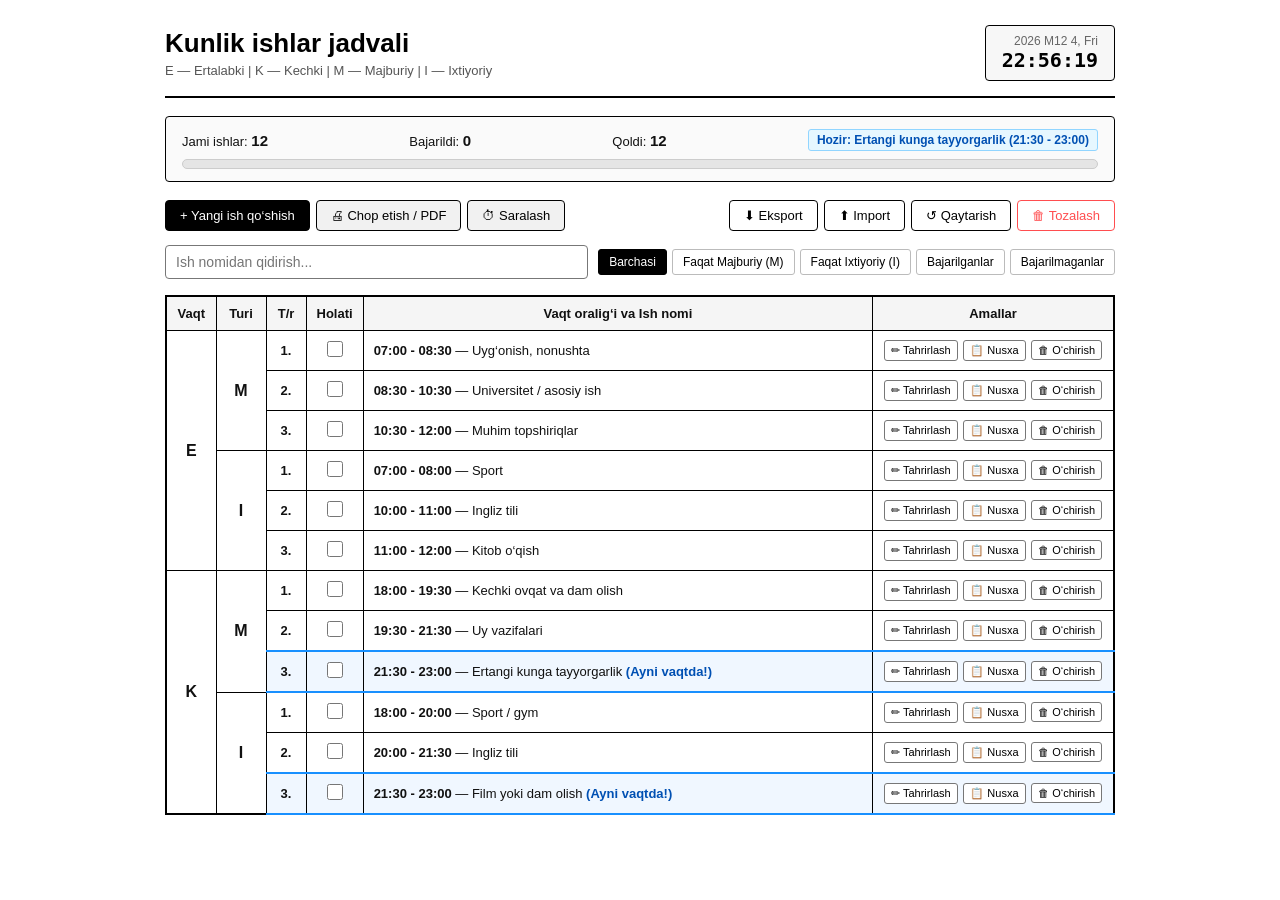
<file: a2/index.html>
<!DOCTYPE html>
<html lang="uz">
<head>
    <meta charset="UTF-8">
    <meta name="viewport" content="width=device-width, initial-scale=1.0">
    <title>Kunlik ishlar jadvali (Professional)</title>
    <link rel="stylesheet" href="style.css">
</head>
<body>

    <div class="container">
        <!-- Sahifa sarlavhasi va Jonli soat -->
        <header class="app-header">
            <div>
                <h1>Kunlik ishlar jadvali</h1>
                <p class="subtitle">E — Ertalabki | K — Kechki | M — Majburiy | I — Ixtiyoriy</p>
            </div>
            <div class="live-clock-card">
                <div id="liveDate" class="live-date">--.---.----</div>
                <div id="liveTime" class="live-time">00:00:00</div>
            </div>
        </header>

        <!-- Statistika va Progress Bar (Bajarilgan ishlar foizi) -->
        <div class="stats-panel">
            <div class="stats-info">
                <span>Jami ishlar: <strong id="totalTasksCount">0</strong></span>
                <span>Bajarildi: <strong id="completedTasksCount">0</strong></span>
                <span>Qoldi: <strong id="pendingTasksCount">0</strong></span>
                <span id="activeTaskAlert" class="active-task-badge">Hozirgi ish: Yo‘q</span>
            </div>
            <div class="progress-bar-container">
                <div id="progressBar" class="progress-bar" style="width: 0%;"></div>
            </div>
        </div>

        <!-- Boshqaruv paneli: Yangi qo'shish, Chop etish, Eksport/Import, Tozalash -->
        <div class="action-toolbar">
            <div class="btn-group-left">
                <button id="openModalBtn" class="btn btn-primary">+ Yangi ish qo‘shish</button>
                <button id="printBtn" class="btn btn-secondary">🖨 Chop etish / PDF</button>
                <button id="sortBtn" class="btn btn-secondary" title="Vaqt bo‘yicha avtomatik tartiblash">⏱ Saralash</button>
            </div>
            <div class="btn-group-right">
                <button id="exportBtn" class="btn btn-outline" title="Ma’lumotlarni JSON fayl qilib saqlash">⬇ Eksport</button>
                <button id="importBtn" class="btn btn-outline" title="JSON fayldan yuklash">⬆ Import</button>
                <input type="file" id="importFileInput" accept=".json" style="display: none;">
                <button id="resetDefaultBtn" class="btn btn-outline" title="Dastlabki namunalarni qaytarish">↺ Qaytarish</button>
                <button id="clearAllBtn" class="btn btn-danger-outline" title="Barcha ishlarni o‘chirish">🗑 Tozalash</button>
            </div>
        </div>

        <!-- Qidiruv va Filtrlash paneli -->
        <div class="filter-panel">
            <div class="search-box">
                <input type="text" id="searchInput" placeholder="Ish nomidan qidirish...">
            </div>
            <div class="filter-buttons">
                <button class="filter-btn active" data-filter="all">Barchasi</button>
                <button class="filter-btn" data-filter="M">Faqat Majburiy (M)</button>
                <button class="filter-btn" data-filter="I">Faqat Ixtiyoriy (I)</button>
                <button class="filter-btn" data-filter="completed">Bajarilganlar</button>
                <button class="filter-btn" data-filter="pending">Bajarilmaganlar</button>
            </div>
        </div>

        <!-- Jadval qismi (Rasmdagi asl tuzilma bo'yicha) -->
        <div class="table-responsive">
            <table id="scheduleTable">
                <thead>
                    <tr>
                        <th style="width: 50px;">Vaqt</th>
                        <th style="width: 50px;">Turi</th>
                        <th style="width: 40px;">T/r</th>
                        <th style="width: 40px;">Holati</th>
                        <th>Vaqt oralig‘i va Ish nomi</th>
                        <th style="width: 170px;" class="no-print">Amallar</th>
                    </tr>
                </thead>
                <tbody id="tableBody">
                    <!-- JavaScript orqali dinamik to'ldiriladi -->
                </tbody>
            </table>
        </div>
    </div>

    <!-- Ish qo'shish va Tahrirlash uchun Modal (Oyna) -->
    <div id="taskModal" class="modal">
        <div class="modal-content">
            <div class="modal-header">
                <h3 id="modalTitle">Yangi ish qo‘shish</h3>
                <span id="closeModalBtn" class="close">&times;</span>
            </div>

            <form id="taskForm">
                <!-- Tahrirlanayotgan ish indeksini saqlash uchun yashirin maydon -->
                <input type="hidden" id="editIndex" value="-1">

                <div class="form-group">
                    <label for="taskPeriod">Kunning qismi:</label>
                    <select id="taskPeriod" required>
                        <option value="E">E — Ertalabki (00:00 - 12:00)</option>
                        <option value="K">K — Kechki (12:00 - 24:00)</option>
                    </select>
                </div>

                <div class="form-group">
                    <label for="taskType">Ish turi:</label>
                    <select id="taskType" required>
                        <option value="M">M — Majburiy</option>
                        <option value="I">I — Ixtiyoriy</option>
                    </select>
                </div>

                <div class="form-row">
                    <div class="form-group half">
                        <label for="startTime">Boshlanish vaqti:</label>
                        <input type="time" id="startTime" required>
                    </div>
                    <div class="form-group half">
                        <label for="endTime">Tugash vaqti:</label>
                        <input type="time" id="endTime" required>
                    </div>
                </div>

                <div class="form-group">
                    <label for="taskTitle">Ish nomi / Mazmuni:</label>
                    <input type="text" id="taskTitle" placeholder="Masalan: Ingliz tili" required>
                </div>

                <div class="modal-actions">
                    <button type="button" id="cancelBtn" class="btn btn-secondary">Bekor qilish</button>
                    <button type="submit" class="btn btn-primary" id="saveBtn">Saqlash</button>
                </div>
            </form>
        </div>
    </div>

    <script src="script.js"></script>
</body>
</html>
</file>
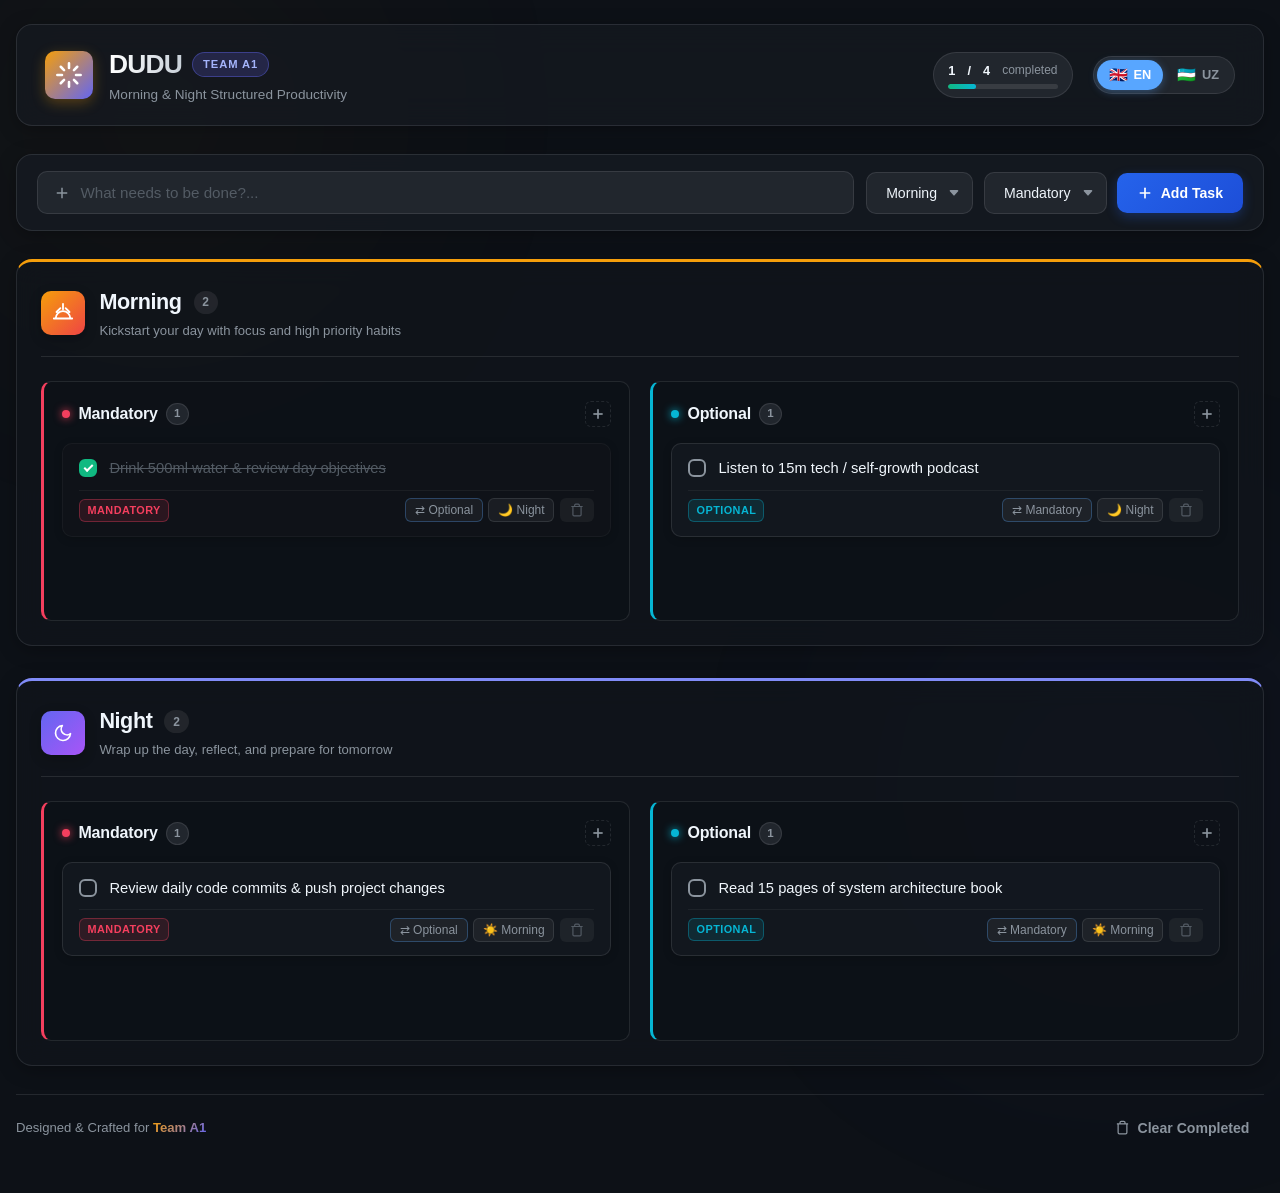
<file: A1.html>
<!DOCTYPE html>
<html lang="en">
<head>
  <meta charset="UTF-8">
  <meta name="viewport" content="width=device-width, initial-scale=1.0">
  <title>DUDU — Team A1 Productivity Planner</title>
  <link rel="stylesheet" href="A1.css">
</head>
<body>
  <!-- Ambient background glow elements -->
  <div class="glow-orb orb-morning"></div>
  <div class="glow-orb orb-night"></div>

  <div class="app-wrapper">
    <!-- Top Navigation Header -->
    <header class="app-header">
      <div class="brand-container">
        <div class="logo-icon">
          <svg viewBox="0 0 24 24" width="28" height="28" fill="none" stroke="currentColor" stroke-width="2.2" stroke-linecap="round" stroke-linejoin="round">
            <path d="M12 2v4M12 18v4M4.93 4.93l2.83 2.83M16.24 16.24l2.83 2.83M2 12h4M18 12h4M4.93 19.07l2.83-2.83M16.24 7.76l2.83-2.83"/>
          </svg>
        </div>
        <div class="brand-text">
          <div class="brand-title-row">
            <h1 class="brand-name">DUDU</h1>
            <span class="badge team-badge" data-i18n="teamBadge">TEAM A1</span>
          </div>
          <p class="brand-subtitle" data-i18n="subtitle">Morning & Night Structured Productivity</p>
        </div>
      </div>

      <!-- Header Controls: Stats & Language Switcher -->
      <div class="header-actions">
        <!-- Progress Counter -->
        <div class="progress-pill">
          <div class="progress-info">
            <span id="completed-count">0</span>/<span id="total-count">0</span>
            <span class="progress-label" data-i18n="completed">completed</span>
          </div>
          <div class="progress-bar-bg">
            <div id="progress-bar-fill" class="progress-bar-fill" style="width: 0%"></div>
          </div>
        </div>

        <!-- Language Switcher Pill -->
        <div class="lang-switch-group" role="group" aria-label="Language Switcher">
          <button type="button" class="lang-btn active" id="lang-en" data-lang="en">
            <span class="flag-icon">🇬🇧</span> EN
          </button>
          <button type="button" class="lang-btn" id="lang-uz" data-lang="uz">
            <span class="flag-icon">🇺🇿</span> UZ
          </button>
        </div>
      </div>
    </header>

    <!-- Global Quick-Add Bar -->
    <section class="task-creator-section">
      <form id="global-task-form" class="task-form">
        <div class="input-field-wrap">
          <svg class="search-icon" viewBox="0 0 24 24" width="18" height="18" fill="none" stroke="currentColor" stroke-width="2">
            <line x1="12" y1="5" x2="12" y2="19"></line>
            <line x1="5" y1="12" x2="19" y2="12"></line>
          </svg>
          <input 
            type="text" 
            id="task-input" 
            class="task-input" 
            placeholder="What needs to be done?..." 
            data-i18n-placeholder="addTaskPlaceholder"
            required 
            autocomplete="off"
          />
        </div>

        <div class="form-selectors">
          <!-- Section Selector (Morning / Night) -->
          <div class="select-wrapper">
            <select id="section-select" class="custom-select" aria-label="Select Section">
              <option value="morning" data-i18n="morning">Morning</option>
              <option value="night" data-i18n="night">Night</option>
            </select>
          </div>

          <!-- Category Selector (Mandatory / Optional) -->
          <div class="select-wrapper">
            <select id="category-select" class="custom-select" aria-label="Select Category">
              <option value="mandatory" data-i18n="mandatory">Mandatory</option>
              <option value="optional" data-i18n="optional">Optional</option>
            </select>
          </div>

          <!-- Submit Button -->
          <button type="submit" class="btn btn-primary" id="add-task-btn">
            <svg viewBox="0 0 24 24" width="16" height="16" fill="none" stroke="currentColor" stroke-width="2.5" stroke-linecap="round" stroke-linejoin="round">
              <line x1="12" y1="5" x2="12" y2="19"></line>
              <line x1="5" y1="12" x2="19" y2="12"></line>
            </svg>
            <span data-i18n="addTaskBtn">Add Task</span>
          </button>
        </div>
      </form>
    </section>

    <!-- Main Kanban / Board Grid -->
    <main class="board-container">
      
      <!-- ================= MORNING SECTION ================= -->
      <section class="time-block time-block-morning" id="morning-block">
        <div class="time-block-header">
          <div class="time-title-wrap">
            <div class="time-icon-badge morning-icon">
              <!-- Sunrise SVG -->
              <svg viewBox="0 0 24 24" width="22" height="22" fill="none" stroke="currentColor" stroke-width="2" stroke-linecap="round" stroke-linejoin="round">
                <path d="M12 2v6M4.93 10.93l4.24-4.24M2 18h20M20 18a8 8 0 0 0-16 0M19.07 10.93l-4.24-4.24"/>
              </svg>
            </div>
            <div>
              <div class="time-heading-row">
                <h2 class="time-heading" data-i18n="morning">Morning</h2>
                <span class="section-count-chip" id="morning-total-chip">0</span>
              </div>
              <p class="time-subheading" data-i18n="morningDesc">Kickstart your day with focus and high priority habits</p>
            </div>
          </div>
        </div>

        <div class="sub-columns-grid">
          <!-- Morning: Mandatory -->
          <div class="task-column column-mandatory" data-section="morning" data-category="mandatory">
            <div class="column-header">
              <div class="col-title-group">
                <span class="status-indicator dot-mandatory"></span>
                <h3 class="col-title" data-i18n="mandatory">Mandatory</h3>
                <span class="item-count-badge" id="count-morning-mandatory">0</span>
              </div>
              <button type="button" class="quick-add-link" data-section="morning" data-category="mandatory" title="Quick Add">
                <svg viewBox="0 0 24 24" width="16" height="16" fill="none" stroke="currentColor" stroke-width="2.5"><line x1="12" y1="5" x2="12" y2="19"></line><line x1="5" y1="12" x2="19" y2="12"></line></svg>
              </button>
            </div>
            <div class="task-list dropzone" id="list-morning-mandatory">
              <!-- Task cards rendered here dynamically -->
            </div>
          </div>

          <!-- Morning: Optional -->
          <div class="task-column column-optional" data-section="morning" data-category="optional">
            <div class="column-header">
              <div class="col-title-group">
                <span class="status-indicator dot-optional"></span>
                <h3 class="col-title" data-i18n="optional">Optional</h3>
                <span class="item-count-badge" id="count-morning-optional">0</span>
              </div>
              <button type="button" class="quick-add-link" data-section="morning" data-category="optional" title="Quick Add">
                <svg viewBox="0 0 24 24" width="16" height="16" fill="none" stroke="currentColor" stroke-width="2.5"><line x1="12" y1="5" x2="12" y2="19"></line><line x1="5" y1="12" x2="19" y2="12"></line></svg>
              </button>
            </div>
            <div class="task-list dropzone" id="list-morning-optional">
              <!-- Task cards rendered here dynamically -->
            </div>
          </div>
        </div>
      </section>

      <!-- ================= NIGHT SECTION ================= -->
      <section class="time-block time-block-night" id="night-block">
        <div class="time-block-header">
          <div class="time-title-wrap">
            <div class="time-icon-badge night-icon">
              <!-- Moon SVG -->
              <svg viewBox="0 0 24 24" width="20" height="20" fill="none" stroke="currentColor" stroke-width="2" stroke-linecap="round" stroke-linejoin="round">
                <path d="M21 12.79A9 9 0 1 1 11.21 3 7 7 0 0 0 21 12.79z"></path>
              </svg>
            </div>
            <div>
              <div class="time-heading-row">
                <h2 class="time-heading" data-i18n="night">Night</h2>
                <span class="section-count-chip" id="night-total-chip">0</span>
              </div>
              <p class="time-subheading" data-i18n="nightDesc">Wrap up the day, reflect, and prepare for tomorrow</p>
            </div>
          </div>
        </div>

        <div class="sub-columns-grid">
          <!-- Night: Mandatory -->
          <div class="task-column column-mandatory" data-section="night" data-category="mandatory">
            <div class="column-header">
              <div class="col-title-group">
                <span class="status-indicator dot-mandatory"></span>
                <h3 class="col-title" data-i18n="mandatory">Mandatory</h3>
                <span class="item-count-badge" id="count-night-mandatory">0</span>
              </div>
              <button type="button" class="quick-add-link" data-section="night" data-category="mandatory" title="Quick Add">
                <svg viewBox="0 0 24 24" width="16" height="16" fill="none" stroke="currentColor" stroke-width="2.5"><line x1="12" y1="5" x2="12" y2="19"></line><line x1="5" y1="12" x2="19" y2="12"></line></svg>
              </button>
            </div>
            <div class="task-list dropzone" id="list-night-mandatory">
              <!-- Task cards rendered here dynamically -->
            </div>
          </div>

          <!-- Night: Optional -->
          <div class="task-column column-optional" data-section="night" data-category="optional">
            <div class="column-header">
              <div class="col-title-group">
                <span class="status-indicator dot-optional"></span>
                <h3 class="col-title" data-i18n="optional">Optional</h3>
                <span class="item-count-badge" id="count-night-optional">0</span>
              </div>
              <button type="button" class="quick-add-link" data-section="night" data-category="optional" title="Quick Add">
                <svg viewBox="0 0 24 24" width="16" height="16" fill="none" stroke="currentColor" stroke-width="2.5"><line x1="12" y1="5" x2="12" y2="19"></line><line x1="5" y1="12" x2="19" y2="12"></line></svg>
              </button>
            </div>
            <div class="task-list dropzone" id="list-night-optional">
              <!-- Task cards rendered here dynamically -->
            </div>
          </div>
        </div>
      </section>

    </main>

    <!-- Footer with Tips and Team Credit -->
    <footer class="app-footer">
      <div class="footer-left">
        <span class="team-signature">Designed & Crafted for <strong>Team A1</strong></span>
      </div>
      <div class="footer-actions">
        <button type="button" class="btn btn-ghost" id="clear-completed-btn" data-i18n="clearCompleted">
          <svg viewBox="0 0 24 24" width="15" height="15" fill="none" stroke="currentColor" stroke-width="2">
            <path d="M3 6h18M19 6v14a2 2 0 0 1-2 2H7a2 2 0 0 1-2-2V6m3 0V4a2 2 0 0 1 2-2h4a2 2 0 0 1 2 2v2"></path>
          </svg>
          <span data-i18n="clearCompletedText">Clear Completed</span>
        </button>
      </div>
    </footer>
  </div>

  <script src="A1.js"></script>
</body>
</html>
</file>
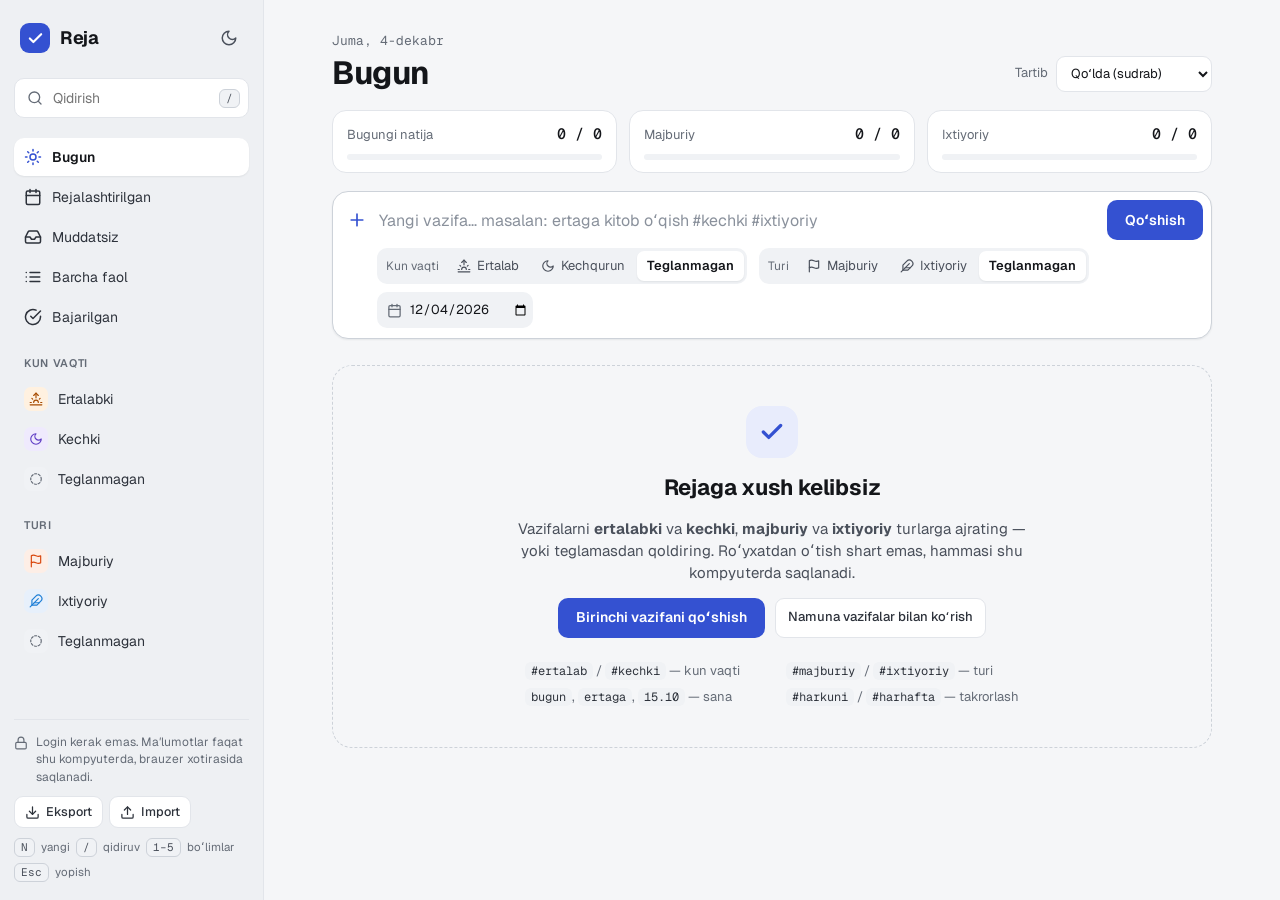
<file: a8.html>
<!doctype html>
<html lang="uz">
<head>
<meta charset="utf-8">
<meta name="viewport" content="width=1200">
<title>Reja — vazifalar</title>
<link rel="preconnect" href="https://fonts.googleapis.com">
<link rel="preconnect" href="https://fonts.gstatic.com" crossorigin>
<link rel="stylesheet" href="https://fonts.googleapis.com/css2?family=Geist:wght@400;500;600;700&family=Geist+Mono:wght@400;500&display=swap">
<link rel="stylesheet" href="a8.css">
</head>
<body>
<div class="app" id="app">

  <aside class="sidebar" aria-label="Asosiy menyu">
    <div class="brand">
      <span class="brand-mark" data-icon="check"></span>
      <span class="brand-name">Reja</span>
      <button type="button" class="icon-btn" id="themeBtn" aria-label="Yorugʻ yoki qorongʻi mavzu" title="Mavzuni almashtirish"></button>
    </div>

    <label class="search">
      <span data-icon="search"></span>
      <span class="sr-only">Qidirish</span>
      <input type="search" id="search" placeholder="Qidirish" autocomplete="off">
      <kbd>/</kbd>
    </label>

    <nav class="side-group" aria-label="Koʻrinishlar">
      <button type="button" class="nav-item" data-view="today"><span data-icon="sun"></span><span class="nav-label">Bugun</span><span class="count" data-count-view="today"></span></button>
      <button type="button" class="nav-item" data-view="upcoming"><span data-icon="calendar"></span><span class="nav-label">Rejalashtirilgan</span><span class="count" data-count-view="upcoming"></span></button>
      <button type="button" class="nav-item" data-view="nodate"><span data-icon="inbox"></span><span class="nav-label">Muddatsiz</span><span class="count" data-count-view="nodate"></span></button>
      <button type="button" class="nav-item" data-view="all"><span data-icon="list"></span><span class="nav-label">Barcha faol</span><span class="count" data-count-view="all"></span></button>
      <button type="button" class="nav-item" data-view="done"><span data-icon="checkCircle"></span><span class="nav-label">Bajarilgan</span><span class="count" data-count-view="done"></span></button>
    </nav>

    <div class="side-group">
      <h2 class="side-title">Kun vaqti</h2>
      <button type="button" class="nav-item filter time-morning" data-filter-time="morning" aria-pressed="false"><span class="filter-ic" data-icon="sunrise"></span><span class="nav-label">Ertalabki</span><span class="count" data-count-time="morning"></span></button>
      <button type="button" class="nav-item filter time-evening" data-filter-time="evening" aria-pressed="false"><span class="filter-ic" data-icon="moon"></span><span class="nav-label">Kechki</span><span class="count" data-count-time="evening"></span></button>
      <button type="button" class="nav-item filter time-none" data-filter-time="none" aria-pressed="false"><span class="filter-ic" data-icon="dashed"></span><span class="nav-label">Teglanmagan</span><span class="count" data-count-time="none"></span></button>
    </div>

    <div class="side-group">
      <h2 class="side-title">Turi</h2>
      <button type="button" class="nav-item filter kind-required" data-filter-kind="required" aria-pressed="false"><span class="filter-ic" data-icon="flag"></span><span class="nav-label">Majburiy</span><span class="count" data-count-kind="required"></span></button>
      <button type="button" class="nav-item filter kind-optional" data-filter-kind="optional" aria-pressed="false"><span class="filter-ic" data-icon="feather"></span><span class="nav-label">Ixtiyoriy</span><span class="count" data-count-kind="optional"></span></button>
      <button type="button" class="nav-item filter kind-none" data-filter-kind="none" aria-pressed="false"><span class="filter-ic" data-icon="dashed"></span><span class="nav-label">Teglanmagan</span><span class="count" data-count-kind="none"></span></button>
    </div>

    <div class="side-foot">
      <p class="storage-note"><span data-icon="lock"></span><span>Login kerak emas. Maʼlumotlar faqat shu kompyuterda, brauzer xotirasida saqlanadi.</span></p>
      <div class="foot-actions">
        <button type="button" class="btn-ghost sm" id="exportBtn" title="Zaxira nusxani JSON faylga yuklab olish"><span data-icon="download"></span>Eksport</button>
        <button type="button" class="btn-ghost sm" id="importBtn" title="JSON fayldan tiklash"><span data-icon="upload"></span>Import</button>
      </div>
      <p class="shortcuts"><kbd>N</kbd> yangi <kbd>/</kbd> qidiruv <kbd>1–5</kbd> boʻlimlar <kbd>Esc</kbd> yopish</p>
    </div>
  </aside>

  <main class="main" id="main">
    <div class="main-inner">
      <header class="main-head">
        <div>
          <p class="head-date" id="headDate"></p>
          <h1 id="viewTitle">Bugun</h1>
        </div>
        <div class="head-tools">
          <button type="button" class="btn-ghost" id="clearDoneBtn" hidden><span data-icon="trash"></span>Bajarilganlarni tozalash</button>
          <label class="sort"><span>Tartib</span>
            <select id="sortSelect">
              <option value="manual">Qoʻlda (sudrab)</option>
              <option value="required">Majburiylar birinchi</option>
              <option value="date">Sana boʻyicha</option>
            </select>
          </label>
        </div>
      </header>

      <section class="stats" id="stats" aria-label="Bugungi natija"></section>
      <p class="success" id="statsMsg" hidden></p>

      <form class="add" id="addForm" autocomplete="off">
        <div class="add-row">
          <span class="add-plus" data-icon="plus"></span>
          <label for="addInput" class="sr-only">Yangi vazifa</label>
          <input id="addInput" type="text" placeholder="Yangi vazifa… masalan: ertaga kitob oʻqish #kechki #ixtiyoriy">
          <button type="submit" class="btn-primary">Qoʻshish</button>
        </div>
        <div class="add-options">
          <div class="seg" id="addTime" role="group" aria-label="Kun vaqti">
            <span class="seg-label">Kun vaqti</span>
            <button type="button" data-value="morning" aria-pressed="false"><span data-icon="sunrise"></span>Ertalab</button>
            <button type="button" data-value="evening" aria-pressed="false"><span data-icon="moon"></span>Kechqurun</button>
            <button type="button" data-value="none" aria-pressed="true">Teglanmagan</button>
          </div>
          <div class="seg" id="addKind" role="group" aria-label="Turi">
            <span class="seg-label">Turi</span>
            <button type="button" data-value="required" aria-pressed="false"><span data-icon="flag"></span>Majburiy</button>
            <button type="button" data-value="optional" aria-pressed="false"><span data-icon="feather"></span>Ixtiyoriy</button>
            <button type="button" data-value="none" aria-pressed="true">Teglanmagan</button>
          </div>
          <label class="add-date" id="addDateWrap"><span data-icon="calendar"></span><span class="sr-only">Sana</span><input type="date" id="addDate"></label>
          <span class="chip chip-repeat" id="addRepeat" hidden></span>
        </div>
      </form>

      <div class="banner" id="overdueBanner" hidden>
        <span class="banner-text"><span data-icon="alert"></span><span id="overdueText"></span></span>
        <button type="button" class="btn-ghost sm" id="rescheduleBtn">Hammasini bugunga koʻchirish</button>
      </div>

      <div class="filters" id="activeFilters" hidden></div>

      <div class="list" id="list"></div>
    </div>
  </main>

  <aside class="detail" id="detail" aria-label="Vazifa tafsilotlari" hidden></aside>
</div>

<div class="toast" id="toast" role="status" hidden>
  <span id="toastText"></span>
  <button type="button" id="toastUndo">Bekor qilish</button>
</div>

<input type="file" id="importFile" accept="application/json,.json" hidden>
<script src="a8.js"></script>
</body>
</html>
</file>
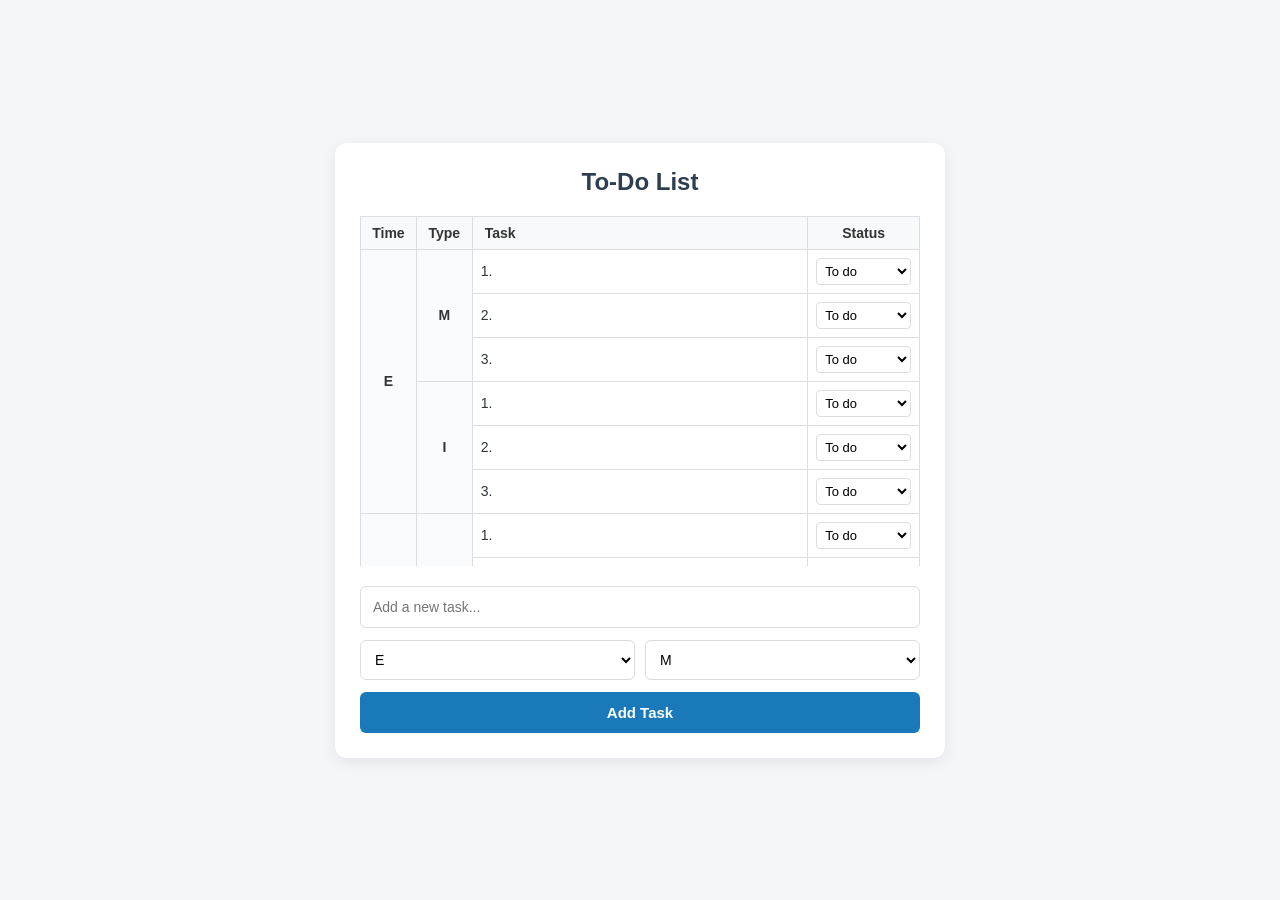
<file: a3/a3.html>
<!doctype html>
<html lang="en">
  <head>
    <meta charset="UTF-8" />
    <meta name="viewport" content="width=device-width, initial-scale=1.0" />
    <title>To-Do Table List</title>
    <link rel="stylesheet" href="a3.css" />
  </head>
  <body>
    <div class="todo-container">
      <div class="todo-card">
        <h2 class="todo-title">To-Do List</h2>

        <div class="todo-table-wrapper">
          <table class="todo-table" id="todoTable">
            <colgroup>
              <col style="width: 10%" />
              <col style="width: 10%" />
              <col style="width: 60%" />
              <col style="width: 20%" />
            </colgroup>
            <thead>
              <tr>
                <th>Time</th>
                <th>Type</th>
                <th style="text-align: left; padding-left: 12px">Task</th>
                <th>Status</th>
              </tr>
            </thead>
            <tbody>
              <tr>
                <td rowspan="6" class="section-header">E</td>
                <td rowspan="3" class="type-header">M</td>
                <td class="task-text">1.</td>
                <td>
                  <select class="status-select">
                    <option value="todo" selected>To do</option>
                    <option value="in-progress">In progress</option>
                    <option value="done">Done</option>
                  </select>
                </td>
              </tr>
              <tr>
                <td class="task-text">2.</td>
                <td>
                  <select class="status-select">
                    <option value="todo" selected>To do</option>
                    <option value="in-progress">In progress</option>
                    <option value="done">Done</option>
                  </select>
                </td>
              </tr>
              <tr>
                <td class="task-text">3.</td>
                <td>
                  <select class="status-select">
                    <option value="todo" selected>To do</option>
                    <option value="in-progress">In progress</option>
                    <option value="done">Done</option>
                  </select>
                </td>
              </tr>

              <tr>
                <td rowspan="3" class="type-header">I</td>
                <td class="task-text">1.</td>
                <td>
                  <select class="status-select">
                    <option value="todo" selected>To do</option>
                    <option value="in-progress">In progress</option>
                    <option value="done">Done</option>
                  </select>
                </td>
              </tr>
              <tr>
                <td class="task-text">2.</td>
                <td>
                  <select class="status-select">
                    <option value="todo" selected>To do</option>
                    <option value="in-progress">In progress</option>
                    <option value="done">Done</option>
                  </select>
                </td>
              </tr>
              <tr>
                <td class="task-text">3.</td>
                <td>
                  <select class="status-select">
                    <option value="todo" selected>To do</option>
                    <option value="in-progress">In progress</option>
                    <option value="done">Done</option>
                  </select>
                </td>
              </tr>

              <tr>
                <td rowspan="6" class="section-header">K</td>
                <td rowspan="3" class="type-header">M</td>
                <td class="task-text">1.</td>
                <td>
                  <select class="status-select">
                    <option value="todo" selected>To do</option>
                    <option value="in-progress">In progress</option>
                    <option value="done">Done</option>
                  </select>
                </td>
              </tr>
              <tr>
                <td class="task-text">2.</td>
                <td>
                  <select class="status-select">
                    <option value="todo" selected>To do</option>
                    <option value="in-progress">In progress</option>
                    <option value="done">Done</option>
                  </select>
                </td>
              </tr>
              <tr>
                <td class="task-text">3.</td>
                <td>
                  <select class="status-select">
                    <option value="todo" selected>To do</option>
                    <option value="in-progress">In progress</option>
                    <option value="done">Done</option>
                  </select>
                </td>
              </tr>

              <tr>
                <td rowspan="3" class="type-header">I</td>
                <td class="task-text">1.</td>
                <td>
                  <select class="status-select">
                    <option value="todo" selected>To do</option>
                    <option value="in-progress">In progress</option>
                    <option value="done">Done</option>
                  </select>
                </td>
              </tr>
              <tr>
                <td class="task-text">2.</td>
                <td>
                  <select class="status-select">
                    <option value="todo" selected>To do</option>
                    <option value="in-progress">In progress</option>
                    <option value="done">Done</option>
                  </select>
                </td>
              </tr>
              <tr>
                <td class="task-text">3.</td>
                <td>
                  <select class="status-select">
                    <option value="todo" selected>To do</option>
                    <option value="in-progress">In progress</option>
                    <option value="done">Done</option>
                  </select>
                </td>
              </tr>
            </tbody>
          </table>
        </div>

        <div class="todo-form-container">
          <form class="todo-form" id="todoForm">
            <input
              type="text"
              id="taskInput"
              class="todo-input"
              placeholder="Add a new task..."
              required
            />

            <div class="todo-select-group">
              <select name="time" id="timeSelect" class="todo-select">
                <option value="e" selected>E</option>
                <option value="k">K</option>
              </select>

              <select name="type" id="typeSelect" class="todo-select">
                <option value="m" selected>M</option>
                <option value="i">I</option>
              </select>
            </div>

            <button type="submit" class="todo-button">Add Task</button>
          </form>
        </div>
      </div>
    </div>

    <script src="a3.js"></script>
  </body>
</html>
</file>
<file: a2/style.css>
/* ==========================================================
   KUNLIK ISHLAR JADVALI - USLUBLAR (CSS)
   ========================================================== */

* {
    margin: 0;
    padding: 0;
    box-sizing: border-box;
    font-family: 'Segoe UI', Tahoma, Geneva, Verdana, sans-serif;
}

body {
    background-color: #ffffff;
    color: #111111;
    padding: 25px 15px;
}

.container {
    max-width: 950px;
    margin: 0 auto;
}

/* Sarlavha va Jonli soat bloki */
.app-header {
    display: flex;
    justify-content: space-between;
    align-items: center;
    border-bottom: 2px solid #000;
    padding-bottom: 15px;
    margin-bottom: 18px;
    flex-wrap: wrap;
    gap: 15px;
}

h1 {
    font-size: 26px;
    color: #000000;
    margin-bottom: 4px;
}

.subtitle {
    font-size: 13px;
    color: #555555;
}

.live-clock-card {
    text-align: right;
    background: #f7f7f7;
    border: 1px solid #000;
    padding: 8px 16px;
    border-radius: 4px;
}

.live-date {
    font-size: 12px;
    color: #666;
    font-weight: 500;
}

.live-time {
    font-size: 20px;
    font-weight: bold;
    font-family: monospace;
    color: #000;
}

/* Statistika va Progress bar */
.stats-panel {
    background-color: #fafafa;
    border: 1px solid #000;
    border-radius: 4px;
    padding: 12px 16px;
    margin-bottom: 18px;
}

.stats-info {
    display: flex;
    justify-content: space-between;
    align-items: center;
    flex-wrap: wrap;
    gap: 10px;
    font-size: 13px;
    margin-bottom: 8px;
}

.stats-info span strong {
    font-size: 15px;
}

.active-task-badge {
    background-color: #e6f7ff;
    border: 1px solid #91d5ff;
    color: #0050b3;
    padding: 3px 8px;
    border-radius: 3px;
    font-weight: bold;
    font-size: 12px;
}

.progress-bar-container {
    width: 100%;
    height: 10px;
    background-color: #e5e5e5;
    border-radius: 5px;
    overflow: hidden;
    border: 1px solid #ccc;
}

.progress-bar {
    height: 100%;
    background-color: #000000;
    width: 0%;
    transition: width 0.3s ease;
}

/* Tugmalar paneli (Toolbar) */
.action-toolbar {
    display: flex;
    justify-content: space-between;
    align-items: center;
    flex-wrap: wrap;
    gap: 10px;
    margin-bottom: 14px;
}

.btn-group-left, .btn-group-right {
    display: flex;
    flex-wrap: wrap;
    gap: 6px;
}

/* Tugmalar */
.btn {
    padding: 7px 14px;
    font-size: 13px;
    border: 1px solid #000;
    cursor: pointer;
    border-radius: 4px;
    font-weight: 500;
    transition: all 0.2s ease;
}

.btn-primary {
    background-color: #000000;
    color: #ffffff;
}

.btn-primary:hover {
    background-color: #333333;
}

.btn-secondary {
    background-color: #f1f1f1;
    color: #000000;
}

.btn-secondary:hover {
    background-color: #e0e0e0;
}

.btn-outline {
    background-color: #ffffff;
    color: #000000;
}

.btn-outline:hover {
    background-color: #f0f0f0;
}

.btn-danger-outline {
    background-color: #ffffff;
    border-color: #ff4d4f;
    color: #ff4d4f;
}

.btn-danger-outline:hover {
    background-color: #fff1f0;
}

/* Kichik amallar tugmalari (Jadval ichida) */
.btn-sm {
    padding: 3px 6px;
    font-size: 11px;
    margin: 0 1px;
    border: 1px solid #777;
    border-radius: 3px;
    cursor: pointer;
    background-color: #ffffff;
}

.btn-edit:hover {
    background-color: #e6f7ff;
    border-color: #1890ff;
    color: #1890ff;
}

.btn-copy:hover {
    background-color: #f6ffed;
    border-color: #52c41a;
    color: #52c41a;
}

.btn-delete:hover {
    background-color: #fff1f0;
    border-color: #ff4d4f;
    color: #ff4d4f;
}

/* Qidiruv va Filtr paneli */
.filter-panel {
    display: flex;
    justify-content: space-between;
    align-items: center;
    flex-wrap: wrap;
    gap: 10px;
    margin-bottom: 16px;
}

.search-box {
    flex: 1;
    min-width: 200px;
}

.search-box input {
    width: 100%;
    padding: 7px 10px;
    font-size: 13px;
    border: 1px solid #888;
    border-radius: 4px;
    outline: none;
}

.search-box input:focus {
    border-color: #000;
}

.filter-buttons {
    display: flex;
    flex-wrap: wrap;
    gap: 5px;
}

.filter-btn {
    padding: 5px 10px;
    font-size: 12px;
    background: #ffffff;
    border: 1px solid #bbb;
    border-radius: 3px;
    cursor: pointer;
}

.filter-btn.active {
    background: #000000;
    color: #ffffff;
    border-color: #000000;
}

/* Jadval ko'rinishi */
.table-responsive {
    overflow-x: auto;
    margin-bottom: 30px;
}

table {
    width: 100%;
    border-collapse: collapse;
    background-color: #ffffff;
    border: 2px solid #000000;
}

th, td {
    border: 1px solid #000000;
    padding: 9px 10px;
    font-size: 13px;
    text-align: left;
}

th {
    background-color: #f5f5f5;
    text-align: center;
    font-weight: bold;
}

/* E, K, M, I ustunlari uchun maxsus */
.center-cell {
    text-align: center;
    vertical-align: middle;
    font-weight: bold;
    font-size: 16px;
    background-color: #ffffff;
    width: 50px;
}

.number-cell {
    text-align: center;
    font-weight: bold;
    width: 40px;
}

.checkbox-cell {
    text-align: center;
    width: 40px;
}

.checkbox-cell input[type="checkbox"] {
    cursor: pointer;
    width: 16px;
    height: 16px;
}

/* Bajarilgan ish holati (ustidan chizish) */
tr.task-done td {
    background-color: #fdfdfd;
}

tr.task-done .task-title-cell {
    text-decoration: line-through;
    color: #888888;
}

/* Ayni hozir bajarilayotgan ish (jonli vaqt oralig'i) */
tr.task-current-active td {
    background-color: #f0f7ff !important;
    border-top: 2px solid #1890ff;
    border-bottom: 2px solid #1890ff;
}

/* Qator hover */
tbody tr:hover {
    background-color: #fafafa;
}

.actions-cell {
    text-align: center;
    white-space: nowrap;
}

.empty-text {
    color: #888;
    font-style: italic;
    text-align: center;
}

/* Modal oyna (Popup form) */
.modal {
    display: none;
    position: fixed;
    z-index: 1000;
    left: 0;
    top: 0;
    width: 100%;
    height: 100%;
    background-color: rgba(0, 0, 0, 0.45);
    align-items: center;
    justify-content: center;
}

.modal.show {
    display: flex;
}

.modal-content {
    background-color: #ffffff;
    padding: 24px;
    border: 2px solid #000000;
    border-radius: 6px;
    width: 90%;
    max-width: 440px;
    text-align: left;
    box-shadow: 0 4px 15px rgba(0, 0, 0, 0.2);
}

.modal-header {
    display: flex;
    justify-content: space-between;
    align-items: center;
    margin-bottom: 16px;
    border-bottom: 1px solid #ddd;
    padding-bottom: 8px;
}

.close {
    font-size: 24px;
    font-weight: bold;
    cursor: pointer;
    line-height: 1;
}

.close:hover {
    color: #ff0000;
}

.form-group {
    margin-bottom: 14px;
}

.form-row {
    display: flex;
    gap: 10px;
}

.form-group.half {
    flex: 1;
}

label {
    display: block;
    margin-bottom: 5px;
    font-size: 13px;
    font-weight: bold;
}

input[type="text"],
input[type="time"],
select {
    width: 100%;
    padding: 8px 10px;
    font-size: 14px;
    border: 1px solid #777;
    border-radius: 4px;
    outline: none;
    background-color: #ffffff;
}

input[type="text"]:focus,
input[type="time"]:focus,
select:focus {
    border-color: #000;
}

.modal-actions {
    display: flex;
    justify-content: flex-end;
    gap: 10px;
    margin-top: 18px;
}

/* ==========================================================
   CHOP ETISH (PRINT / PDF) UCHUN SOZLAMALAR
   ========================================================== */
@media print {
    body {
        padding: 0;
        color: #000;
    }

    .action-toolbar,
    .filter-panel,
    .no-print,
    .modal,
    .btn-edit,
    .btn-delete,
    .btn-copy,
    .actions-cell,
    th.no-print {
        display: none !important;
    }

    table {
        border: 2px solid #000 !important;
        page-break-inside: auto;
    }

    tr {
        page-break-inside: avoid;
        page-break-after: auto;
    }

    .stats-panel {
        border: 1px solid #000;
    }

    .progress-bar-container {
        display: none;
    }
}

/* Mobil qurilmalar uchun */
@media (max-width: 650px) {
    body {
        padding: 10px;
    }

    .app-header {
        flex-direction: column;
        align-items: flex-start;
    }

    .live-clock-card {
        width: 100%;
        text-align: left;
    }

    .action-toolbar, .filter-panel {
        flex-direction: column;
        align-items: stretch;
    }

    .btn-group-left, .btn-group-right, .filter-buttons {
        width: 100%;
    }

    .btn, .filter-btn {
        flex: 1;
        text-align: center;
    }
}
</file>
<file: A1.css>
/* ===================================================================
   DUDU — Productivity Planner for Team A1
   Pure CSS Design System: Modern, Responsive, Glassmorphic & Accessible
   =================================================================== */

:root {
  /* Color Palette - Core */
  --bg-primary: #0d1117;
  --bg-secondary: #161b22;
  --bg-tertiary: #21262d;
  --bg-card: rgba(22, 27, 34, 0.75);
  --bg-card-hover: rgba(33, 38, 45, 0.9);
  --bg-card-done: rgba(18, 22, 28, 0.45);

  --border-color: rgba(240, 246, 252, 0.1);
  --border-focus: #58a6ff;

  --text-main: #f0f6fc;
  --text-secondary: #8b949e;
  --text-muted: #535b64;

  /* Accent Colors - Morning (Golden Sunrise) */
  --morning-hue: 38;
  --morning-accent: #f59e0b;
  --morning-gradient: linear-gradient(135deg, #f59e0b 0%, #ef4444 100%);
  --morning-card-border: rgba(245, 158, 11, 0.2);
  --morning-glow: rgba(245, 158, 11, 0.15);

  /* Accent Colors - Night (Deep Moonlit Indigo) */
  --night-hue: 240;
  --night-accent: #818cf8;
  --night-gradient: linear-gradient(135deg, #6366f1 0%, #a855f7 100%);
  --night-card-border: rgba(129, 140, 248, 0.2);
  --night-glow: rgba(99, 102, 241, 0.15);

  /* Category Badges */
  --mandatory-color: #f43f5e;
  --mandatory-bg: rgba(244, 63, 94, 0.12);
  --mandatory-border: rgba(244, 63, 94, 0.35);

  --optional-color: #06b6d4;
  --optional-bg: rgba(6, 182, 212, 0.12);
  --optional-border: rgba(6, 182, 212, 0.35);

  /* Status Colors */
  --success: #10b981;
  --danger: #ef4444;

  /* Typography & Layout */
  --font-family: -apple-system, BlinkMacSystemFont, "Segoe UI", Roboto, "Helvetica Neue", Arial, sans-serif;
  --radius-sm: 6px;
  --radius-md: 10px;
  --radius-lg: 16px;
  --radius-full: 9999px;
  --transition: all 0.22s cubic-bezier(0.16, 1, 0.3, 1);
  --shadow-card: 0 4px 20px -2px rgba(0, 0, 0, 0.35);
  --shadow-hover: 0 8px 30px -4px rgba(0, 0, 0, 0.5);
}

/* ================= Base Reset & Defaults ================= */
*, *::before, *::after {
  box-sizing: border-box;
  margin: 0;
  padding: 0;
}

body {
  font-family: var(--font-family);
  background-color: var(--bg-primary);
  color: var(--text-main);
  min-height: 100vh;
  line-height: 1.5;
  -webkit-font-smoothing: antialiased;
  position: relative;
  overflow-x: hidden;
  padding: 1.5rem 1rem 3rem 1rem;
}

/* Ambient glow background orbs */
.glow-orb {
  position: fixed;
  border-radius: 50%;
  filter: blur(140px);
  pointer-events: none;
  z-index: 0;
  opacity: 0.35;
}

.orb-morning {
  width: 480px;
  height: 480px;
  top: -120px;
  left: -80px;
  background: radial-gradient(circle, rgba(245, 158, 11, 0.3) 0%, rgba(239, 68, 68, 0) 70%);
}

.orb-night {
  width: 520px;
  height: 520px;
  bottom: -150px;
  right: -100px;
  background: radial-gradient(circle, rgba(99, 102, 241, 0.35) 0%, rgba(168, 85, 247, 0) 70%);
}

.app-wrapper {
  max-width: 1280px;
  margin: 0 auto;
  position: relative;
  z-index: 1;
  display: flex;
  flex-direction: column;
  gap: 1.75rem;
}

/* ================= Header Section ================= */
.app-header {
  background: rgba(22, 27, 34, 0.7);
  backdrop-filter: blur(16px);
  -webkit-backdrop-filter: blur(16px);
  border: 1px solid var(--border-color);
  border-radius: var(--radius-lg);
  padding: 1.25rem 1.75rem;
  display: flex;
  align-items: center;
  justify-content: space-between;
  flex-wrap: wrap;
  gap: 1rem;
  box-shadow: var(--shadow-card);
}

.brand-container {
  display: flex;
  align-items: center;
  gap: 1rem;
}

.logo-icon {
  width: 48px;
  height: 48px;
  border-radius: var(--radius-md);
  background: linear-gradient(135deg, #f59e0b 0%, #6366f1 100%);
  display: flex;
  align-items: center;
  justify-content: center;
  color: #fff;
  box-shadow: 0 4px 14px rgba(245, 158, 11, 0.3);
}

.brand-title-row {
  display: flex;
  align-items: center;
  gap: 0.65rem;
}

.brand-name {
  font-size: 1.65rem;
  font-weight: 800;
  letter-spacing: -0.03em;
  background: linear-gradient(to right, #ffffff, #c9d1d9);
  -webkit-background-clip: text;
  -webkit-text-fill-color: transparent;
}

.team-badge {
  font-size: 0.7rem;
  font-weight: 700;
  letter-spacing: 0.08em;
  padding: 0.2rem 0.6rem;
  background: rgba(99, 102, 241, 0.2);
  color: #a5b4fc;
  border: 1px solid rgba(99, 102, 241, 0.4);
  border-radius: var(--radius-full);
}

.brand-subtitle {
  font-size: 0.85rem;
  color: var(--text-secondary);
  font-weight: 400;
}

.header-actions {
  display: flex;
  align-items: center;
  gap: 1.25rem;
  flex-wrap: wrap;
}

/* Progress Pill */
.progress-pill {
  background: var(--bg-tertiary);
  border: 1px solid var(--border-color);
  padding: 0.45rem 0.9rem;
  border-radius: var(--radius-full);
  display: flex;
  flex-direction: column;
  gap: 0.3rem;
  min-width: 140px;
}

.progress-info {
  font-size: 0.8rem;
  font-weight: 600;
  color: var(--text-main);
  display: flex;
  align-items: center;
  justify-content: space-between;
  gap: 0.5rem;
}

.progress-label {
  font-size: 0.75rem;
  color: var(--text-secondary);
  font-weight: 400;
}

.progress-bar-bg {
  width: 100%;
  height: 5px;
  background: rgba(255, 255, 255, 0.1);
  border-radius: var(--radius-full);
  overflow: hidden;
}

.progress-bar-fill {
  height: 100%;
  background: linear-gradient(90deg, #10b981, #06b6d4);
  border-radius: var(--radius-full);
  transition: width 0.35s ease;
}

/* Language Switcher */
.lang-switch-group {
  display: flex;
  background: var(--bg-tertiary);
  border: 1px solid var(--border-color);
  border-radius: var(--radius-full);
  padding: 3px;
  gap: 2px;
}

.lang-btn {
  background: transparent;
  border: none;
  color: var(--text-secondary);
  padding: 0.35rem 0.75rem;
  border-radius: var(--radius-full);
  font-size: 0.8rem;
  font-weight: 600;
  cursor: pointer;
  display: flex;
  align-items: center;
  gap: 0.35rem;
  transition: var(--transition);
}

.lang-btn:hover {
  color: var(--text-main);
}

.lang-btn.active {
  background: var(--border-focus);
  color: #fff;
  box-shadow: 0 2px 8px rgba(88, 166, 255, 0.35);
}

.flag-icon {
  font-size: 0.95rem;
}

/* ================= Task Creator Bar ================= */
.task-creator-section {
  background: rgba(22, 27, 34, 0.8);
  backdrop-filter: blur(12px);
  -webkit-backdrop-filter: blur(12px);
  border: 1px solid var(--border-color);
  border-radius: var(--radius-lg);
  padding: 1rem 1.25rem;
  box-shadow: var(--shadow-card);
}

.task-form {
  display: flex;
  align-items: center;
  gap: 0.75rem;
  flex-wrap: wrap;
}

.input-field-wrap {
  flex: 1 1 280px;
  position: relative;
  display: flex;
  align-items: center;
}

.search-icon {
  position: absolute;
  left: 1rem;
  color: var(--text-secondary);
  pointer-events: none;
}

.task-input {
  width: 100%;
  background: var(--bg-tertiary);
  border: 1px solid var(--border-color);
  border-radius: var(--radius-md);
  padding: 0.75rem 1rem 0.75rem 2.65rem;
  color: var(--text-main);
  font-size: 0.95rem;
  outline: none;
  transition: var(--transition);
}

.task-input:focus {
  border-color: var(--border-focus);
  box-shadow: 0 0 0 3px rgba(88, 166, 255, 0.2);
}

.task-input::placeholder {
  color: var(--text-muted);
}

.form-selectors {
  display: flex;
  align-items: center;
  gap: 0.65rem;
  flex-wrap: wrap;
}

.select-wrapper {
  position: relative;
}

.custom-select {
  background-color: var(--bg-tertiary);
  color: var(--text-main);
  border: 1px solid var(--border-color);
  border-radius: var(--radius-md);
  padding: 0.75rem 1.2rem;
  font-size: 0.88rem;
  font-weight: 500;
  outline: none;
  cursor: pointer;
  transition: var(--transition);
  appearance: none;
  -webkit-appearance: none;
  padding-right: 2.2rem;
  background-image: url("data:image/svg+xml,%3Csvg xmlns='http://www.w3.org/2000/svg' width='12' height='12' fill='%238b949e' viewBox='0 0 16 16'%3E%3Cpath d='M7.247 11.14 2.451 5.658C1.885 5.013 2.345 4 3.204 4h9.592a1 1 0 0 1 .753 1.659l-4.796 5.48a1 1 0 0 1-1.506 0z'/%3E%3C/svg%3E");
  background-repeat: no-repeat;
  background-position: right 0.75rem center;
}

.custom-select:focus {
  border-color: var(--border-focus);
}

/* Buttons */
.btn {
  display: inline-flex;
  align-items: center;
  justify-content: center;
  gap: 0.45rem;
  font-weight: 600;
  font-size: 0.88rem;
  padding: 0.75rem 1.25rem;
  border-radius: var(--radius-md);
  cursor: pointer;
  border: none;
  transition: var(--transition);
  user-select: none;
}

.btn-primary {
  background: linear-gradient(135deg, #2563eb 0%, #1d4ed8 100%);
  color: #fff;
  box-shadow: 0 4px 12px rgba(37, 99, 235, 0.3);
}

.btn-primary:hover {
  background: linear-gradient(135deg, #3b82f6 0%, #2563eb 100%);
  transform: translateY(-1px);
  box-shadow: 0 6px 16px rgba(37, 99, 235, 0.45);
}

.btn-primary:active {
  transform: translateY(0);
}

.btn-ghost {
  background: transparent;
  color: var(--text-secondary);
  border: 1px solid transparent;
  padding: 0.5rem 0.85rem;
}

.btn-ghost:hover {
  color: var(--text-main);
  background: rgba(255, 255, 255, 0.05);
  border-color: var(--border-color);
}

/* ================= Main Board Grid ================= */
.board-container {
  display: flex;
  flex-direction: column;
  gap: 2rem;
}

/* Time Block (Morning / Night) */
.time-block {
  border-radius: var(--radius-lg);
  padding: 1.5rem;
  position: relative;
  background: rgba(18, 22, 28, 0.65);
  backdrop-filter: blur(14px);
  -webkit-backdrop-filter: blur(14px);
  border: 1px solid var(--border-color);
  box-shadow: var(--shadow-card);
  transition: var(--transition);
}

/* Morning Section Stylings */
.time-block-morning {
  border-top: 3px solid var(--morning-accent);
}

.time-block-morning:hover {
  border-color: rgba(245, 158, 11, 0.4);
}

.morning-icon {
  background: var(--morning-gradient);
  color: #fff;
}

/* Night Section Stylings */
.time-block-night {
  border-top: 3px solid var(--night-accent);
}

.time-block-night:hover {
  border-color: rgba(129, 140, 248, 0.4);
}

.night-icon {
  background: var(--night-gradient);
  color: #fff;
}

/* Block Header */
.time-block-header {
  display: flex;
  align-items: center;
  justify-content: space-between;
  margin-bottom: 1.5rem;
  padding-bottom: 1rem;
  border-bottom: 1px solid var(--border-color);
}

.time-title-wrap {
  display: flex;
  align-items: center;
  gap: 0.9rem;
}

.time-icon-badge {
  width: 44px;
  height: 44px;
  border-radius: var(--radius-md);
  display: flex;
  align-items: center;
  justify-content: center;
  box-shadow: 0 4px 12px rgba(0, 0, 0, 0.25);
}

.time-heading-row {
  display: flex;
  align-items: center;
  gap: 0.75rem;
}

.time-heading {
  font-size: 1.35rem;
  font-weight: 700;
  letter-spacing: -0.02em;
}

.section-count-chip {
  background: rgba(255, 255, 255, 0.08);
  font-size: 0.75rem;
  font-weight: 700;
  color: var(--text-secondary);
  padding: 0.15rem 0.55rem;
  border-radius: var(--radius-full);
}

.time-subheading {
  font-size: 0.82rem;
  color: var(--text-secondary);
  margin-top: 0.15rem;
}

/* ================= Columns Layout (Mandatory & Optional) ================= */
.sub-columns-grid {
  display: grid;
  grid-template-columns: repeat(2, 1fr);
  gap: 1.25rem;
}

@media (max-width: 860px) {
  .sub-columns-grid {
    grid-template-columns: 1fr;
  }
}

.task-column {
  background: rgba(13, 17, 23, 0.6);
  border: 1px solid var(--border-color);
  border-radius: var(--radius-md);
  padding: 1.15rem;
  display: flex;
  flex-direction: column;
  min-height: 240px;
  transition: var(--transition);
}

.column-mandatory {
  border-left: 3px solid var(--mandatory-color);
}

.column-optional {
  border-left: 3px solid var(--optional-color);
}

.column-header {
  display: flex;
  align-items: center;
  justify-content: space-between;
  margin-bottom: 1rem;
}

.col-title-group {
  display: flex;
  align-items: center;
  gap: 0.5rem;
}

.status-indicator {
  width: 8px;
  height: 8px;
  border-radius: 50%;
}

.dot-mandatory {
  background-color: var(--mandatory-color);
  box-shadow: 0 0 8px var(--mandatory-color);
}

.dot-optional {
  background-color: var(--optional-color);
  box-shadow: 0 0 8px var(--optional-color);
}

.col-title {
  font-size: 1rem;
  font-weight: 600;
  letter-spacing: -0.01em;
}

.item-count-badge {
  font-size: 0.72rem;
  font-weight: 600;
  background: var(--bg-tertiary);
  border: 1px solid var(--border-color);
  padding: 0.1rem 0.45rem;
  border-radius: var(--radius-full);
  color: var(--text-secondary);
}

.quick-add-link {
  background: transparent;
  border: 1px dashed var(--border-color);
  color: var(--text-secondary);
  width: 26px;
  height: 26px;
  border-radius: var(--radius-sm);
  display: flex;
  align-items: center;
  justify-content: center;
  cursor: pointer;
  transition: var(--transition);
}

.quick-add-link:hover {
  border-color: var(--text-main);
  color: var(--text-main);
  background: rgba(255, 255, 255, 0.05);
}

/* ================= Task List & Dropzone ================= */
.task-list {
  display: flex;
  flex-direction: column;
  gap: 0.75rem;
  flex-grow: 1;
  min-height: 140px;
  border-radius: var(--radius-sm);
  transition: var(--transition);
}

.task-list.drag-over {
  background: rgba(88, 166, 255, 0.08);
  border: 2px dashed #58a6ff;
  border-radius: var(--radius-md);
  padding: 0.5rem;
}

/* ================= Task Card Component ================= */
.task-card {
  background: var(--bg-card);
  border: 1px solid var(--border-color);
  border-radius: var(--radius-md);
  padding: 0.85rem 1rem;
  display: flex;
  flex-direction: column;
  gap: 0.65rem;
  transition: var(--transition);
  box-shadow: 0 2px 8px rgba(0, 0, 0, 0.2);
  cursor: grab;
  user-select: none;
  position: relative;
  overflow: hidden;
}

.task-card:hover {
  background: var(--bg-card-hover);
  border-color: rgba(240, 246, 252, 0.2);
  transform: translateY(-2px);
  box-shadow: var(--shadow-hover);
}

.task-card:active {
  cursor: grabbing;
}

.task-card.dragging {
  opacity: 0.4;
  transform: scale(0.97);
  box-shadow: 0 8px 24px rgba(0, 0, 0, 0.6);
}

/* Completed Card Styling */
.task-card.completed {
  background: var(--bg-card-done);
  border-color: rgba(255, 255, 255, 0.04);
}

.task-card.completed:hover {
  transform: none;
}

.task-card-main {
  display: flex;
  align-items: flex-start;
  gap: 0.75rem;
}

/* Custom Checkbox */
.task-checkbox-wrap {
  position: relative;
  display: flex;
  align-items: center;
  justify-content: center;
  margin-top: 2px;
}

.task-checkbox {
  appearance: none;
  -webkit-appearance: none;
  width: 18px;
  height: 18px;
  border: 2px solid var(--text-secondary);
  border-radius: var(--radius-sm);
  background: transparent;
  cursor: pointer;
  transition: var(--transition);
  display: grid;
  place-content: center;
}

.task-checkbox:hover {
  border-color: var(--border-focus);
}

.task-checkbox:checked {
  background-color: var(--success);
  border-color: var(--success);
}

.task-checkbox:checked::after {
  content: "";
  width: 5px;
  height: 9px;
  border: solid white;
  border-width: 0 2px 2px 0;
  transform: rotate(45deg) translate(-1px, -1px);
}

/* Task Title Text */
.task-text {
  font-size: 0.92rem;
  font-weight: 500;
  color: var(--text-main);
  word-break: break-word;
  flex: 1;
  transition: var(--transition);
}

.task-card.completed .task-text {
  text-decoration: line-through;
  color: var(--text-muted);
}

/* Card Controls Bar */
.task-controls {
  display: flex;
  align-items: center;
  justify-content: space-between;
  padding-top: 0.45rem;
  border-top: 1px solid rgba(255, 255, 255, 0.05);
  font-size: 0.78rem;
}

.task-badges-row {
  display: flex;
  align-items: center;
  gap: 0.4rem;
}

.category-tag {
  font-size: 0.68rem;
  font-weight: 600;
  text-transform: uppercase;
  letter-spacing: 0.04em;
  padding: 0.15rem 0.45rem;
  border-radius: var(--radius-sm);
}

.category-tag.tag-mandatory {
  background: var(--mandatory-bg);
  color: var(--mandatory-color);
  border: 1px solid var(--mandatory-border);
}

.category-tag.tag-optional {
  background: var(--optional-bg);
  color: var(--optional-color);
  border: 1px solid var(--optional-border);
}

.card-actions-group {
  display: flex;
  align-items: center;
  gap: 0.35rem;
}

/* Action Buttons inside Card */
.card-btn {
  background: rgba(255, 255, 255, 0.05);
  border: 1px solid var(--border-color);
  color: var(--text-secondary);
  padding: 0.25rem 0.55rem;
  border-radius: var(--radius-sm);
  font-size: 0.75rem;
  font-weight: 500;
  cursor: pointer;
  display: inline-flex;
  align-items: center;
  gap: 0.25rem;
  transition: var(--transition);
}

.card-btn:hover {
  background: rgba(255, 255, 255, 0.12);
  color: var(--text-main);
}

.btn-move-category {
  border-color: rgba(88, 166, 255, 0.3);
}

.btn-move-category:hover {
  background: rgba(88, 166, 255, 0.15);
  border-color: var(--border-focus);
  color: #fff;
}

.btn-switch-section:hover {
  background: rgba(245, 158, 11, 0.15);
  border-color: var(--morning-accent);
  color: #fff;
}

.btn-delete-task {
  border-color: transparent;
  color: var(--text-muted);
}

.btn-delete-task:hover {
  background: rgba(239, 68, 68, 0.15);
  border-color: rgba(239, 68, 68, 0.4);
  color: var(--danger);
}

/* ================= Empty State ================= */
.empty-placeholder {
  display: flex;
  flex-direction: column;
  align-items: center;
  justify-content: center;
  text-align: center;
  padding: 2.2rem 1.25rem;
  border: 1px dashed var(--border-color);
  border-radius: var(--radius-md);
  color: var(--text-muted);
  gap: 0.6rem;
  margin: auto 0;
}

.empty-icon {
  opacity: 0.4;
}

.empty-text {
  font-size: 0.84rem;
  max-width: 200px;
  line-height: 1.4;
}

/* ================= Footer ================= */
.app-footer {
  display: flex;
  align-items: center;
  justify-content: space-between;
  flex-wrap: wrap;
  padding-top: 1rem;
  border-top: 1px solid var(--border-color);
  font-size: 0.82rem;
  color: var(--text-secondary);
  gap: 1rem;
}

.team-signature strong {
  color: var(--text-main);
  background: linear-gradient(135deg, #f59e0b, #6366f1);
  -webkit-background-clip: text;
  -webkit-text-fill-color: transparent;
}

/* ================= Keyframes & Animations ================= */
@keyframes fadeIn {
  from {
    opacity: 0;
    transform: translateY(8px);
  }
  to {
    opacity: 1;
    transform: translateY(0);
  }
}

.animate-in {
  animation: fadeIn 0.24s cubic-bezier(0.16, 1, 0.3, 1) forwards;
}

/* ================= Responsive Tweaks ================= */
@media (max-width: 680px) {
  body {
    padding: 1rem 0.65rem 2rem 0.65rem;
  }

  .app-header {
    padding: 1rem;
    flex-direction: column;
    align-items: flex-start;
  }

  .header-actions {
    width: 100%;
    justify-content: space-between;
  }

  .form-selectors {
    width: 100%;
    display: grid;
    grid-template-columns: 1fr 1fr;
  }

  .btn-primary {
    grid-column: span 2;
    width: 100%;
  }

  .time-block {
    padding: 1rem;
  }

  .task-controls {
    flex-direction: column;
    align-items: flex-start;
    gap: 0.5rem;
  }

  .card-actions-group {
    width: 100%;
    justify-content: flex-end;
  }
}
</file>
<file: a8.css>
/* ===== Reja — vazifalar (desktop) ===== */

:root {
  --font: 'Geist', ui-sans-serif, system-ui, -apple-system, "Segoe UI", sans-serif;
  --mono: 'Geist Mono', ui-monospace, "SFMono-Regular", Consolas, monospace;

  --bg: #F5F6F8;
  --sidebar: #EEF0F3;
  --surface: #FFFFFF;
  --surface-2: #F0F2F5;
  --hover: #E6E9EE;
  --border: #E2E5EA;
  --border-strong: #CDD2D9;

  --ink: #14161A;
  --ink-2: #2D323B;
  --ink-3: #4A505B;
  --muted: #646B76;
  --faint: #8A919C;

  --accent: #3451D1;
  --accent-hover: #2B44B5;
  --accent-ink: #FFFFFF;
  --accent-soft: #E8ECFC;
  --accent-ring: rgba(52, 81, 209, 0.22);

  --req: #D9480F;
  --req-soft: #FDEEE6;
  --req-ink: #A93B0B;
  --opt: #1C7ED6;
  --opt-soft: #E7F0FB;
  --opt-ink: #1A5FB4;
  --none: #98A1AD;

  --morning: #A64B00;
  --morning-soft: #FFF1E0;
  --evening: #5F3DC4;
  --evening-soft: #EFEAFD;

  --danger: #C92A2A;
  --danger-soft: #FDECEC;
  --ok-ink: #1E7B34;
  --ok-soft: #E6F6EA;
  --overdue: #B43C0C;
  --mark: #FFE58A;

  --shadow-sm: 0 1px 2px rgba(20, 22, 26, 0.07);
  --shadow-lg: 0 14px 36px rgba(20, 22, 26, 0.2);

  --toast-bg: #14161A;
  --toast-ink: #F5F6F8;
  --toast-btn: #2A2F38;
  --toast-btn-ink: #FFFFFF;

  color-scheme: light;
}

[data-theme="dark"] {
  --bg: #0F1115;
  --sidebar: #13161B;
  --surface: #1A1D24;
  --surface-2: #20242C;
  --hover: #252A33;
  --border: #2A2F38;
  --border-strong: #3A404B;

  --ink: #ECEEF2;
  --ink-2: #D5D9E0;
  --ink-3: #B4BAC4;
  --muted: #8C93A0;
  --faint: #6E7581;

  --accent: #7C93F5;
  --accent-hover: #93A6F7;
  --accent-ink: #0F1115;
  --accent-soft: rgba(124, 147, 245, 0.14);
  --accent-ring: rgba(124, 147, 245, 0.32);

  --req: #FF8A4C;
  --req-soft: rgba(255, 138, 76, 0.14);
  --req-ink: #FFA574;
  --opt: #4DABF7;
  --opt-soft: rgba(77, 171, 247, 0.14);
  --opt-ink: #74C0FC;
  --none: #6E7581;

  --morning: #FFB547;
  --morning-soft: rgba(255, 181, 71, 0.13);
  --evening: #B197FC;
  --evening-soft: rgba(177, 151, 252, 0.15);

  --danger: #FF6B6B;
  --danger-soft: rgba(255, 107, 107, 0.13);
  --ok-ink: #69DB7C;
  --ok-soft: rgba(81, 207, 102, 0.12);
  --overdue: #FF8A4C;
  --mark: rgba(250, 204, 21, 0.35);

  --shadow-sm: 0 1px 2px rgba(0, 0, 0, 0.4);
  --shadow-lg: 0 14px 36px rgba(0, 0, 0, 0.55);

  --toast-bg: #ECEEF2;
  --toast-ink: #14161A;
  --toast-btn: #D5D9E0;
  --toast-btn-ink: #14161A;

  color-scheme: dark;
}

/* ---------- Base ---------- */
*, *::before, *::after { box-sizing: border-box; }
html, body { height: 100%; }
body {
  margin: 0;
  background: var(--bg);
  color: var(--ink);
  font: 15px/1.45 var(--font);
  -webkit-font-smoothing: antialiased;
}
button, input, select, textarea { font: inherit; color: inherit; }
button { cursor: pointer; }
[hidden] { display: none !important; }
svg { width: 18px; height: 18px; flex-shrink: 0; display: block; }
[data-icon] { display: inline-flex; }
:focus-visible { outline: 2px solid var(--accent); outline-offset: 2px; }
.sr-only {
  position: absolute; width: 1px; height: 1px; padding: 0; margin: -1px;
  overflow: hidden; clip: rect(0 0 0 0); white-space: nowrap; border: 0;
}
kbd {
  font-family: var(--mono); font-size: 11px; line-height: 1;
  padding: 3px 6px; border: 1px solid var(--border-strong); border-radius: 6px;
  background: var(--surface-2); color: var(--ink-3);
}
code {
  font-family: var(--mono); font-size: 12px;
  padding: 1px 6px; border-radius: 6px; background: var(--surface-2); color: var(--ink-2);
}
mark { background: var(--mark); color: inherit; border-radius: 3px; padding: 0 1px; }

/* ---------- Layout ---------- */
.app {
  display: grid;
  grid-template-columns: 264px minmax(0, 1fr);
  height: 100vh;
  min-width: 1100px;
}
.app.has-detail { grid-template-columns: 264px minmax(0, 1fr) 384px; }

.sidebar {
  background: var(--sidebar);
  border-right: 1px solid var(--border);
  padding: 18px 14px;
  display: flex; flex-direction: column; gap: 20px;
  overflow-y: auto;
}
.main { overflow-y: auto; padding: 32px 44px 120px; }
.main-inner { max-width: 880px; margin: 0 auto; display: flex; flex-direction: column; gap: 18px; }
.detail {
  border-left: 1px solid var(--border);
  background: var(--surface);
  overflow-y: auto;
  padding: 18px 22px 24px;
  display: flex; flex-direction: column; gap: 20px;
}

/* ---------- Buttons ---------- */
.icon-btn {
  width: 36px; height: 36px; border: 0; border-radius: 9px;
  background: transparent; color: var(--ink-3);
  display: grid; place-items: center;
}
.icon-btn:hover { background: var(--hover); color: var(--ink); }
.btn-primary {
  height: 40px; padding: 0 18px; border: 0; border-radius: 10px;
  background: var(--accent); color: var(--accent-ink); font-weight: 600; font-size: 14px;
}
.btn-primary:hover { background: var(--accent-hover); }
.btn-ghost {
  display: inline-flex; align-items: center; gap: 6px;
  height: 36px; padding: 0 12px;
  border: 1px solid var(--border); border-radius: 9px;
  background: var(--surface); color: var(--ink-2);
  font-size: 13px; font-weight: 500;
}
.btn-ghost:hover { background: var(--hover); }
.btn-ghost svg { width: 15px; height: 15px; }
.btn-ghost.sm { height: 32px; padding: 0 10px; font-size: 12.5px; }
.btn-danger {
  display: inline-flex; align-items: center; gap: 6px;
  height: 34px; padding: 0 12px; border: 0; border-radius: 9px;
  background: transparent; color: var(--danger); font-size: 13px; font-weight: 600;
}
.btn-danger:hover { background: var(--danger-soft); }
.btn-danger svg { width: 15px; height: 15px; }

/* ---------- Sidebar ---------- */
.brand { display: flex; align-items: center; gap: 10px; padding: 2px 2px 2px 6px; }
.brand-mark {
  width: 30px; height: 30px; border-radius: 9px;
  background: var(--accent); color: var(--accent-ink);
  display: grid; place-items: center;
}
.brand-mark svg { width: 17px; height: 17px; }
.brand-name { flex: 1; font-size: 18px; font-weight: 700; letter-spacing: -0.02em; }

.search {
  display: flex; align-items: center; gap: 8px;
  height: 40px; padding: 0 8px 0 12px;
  border: 1px solid var(--border); border-radius: 10px;
  background: var(--surface); color: var(--muted);
}
.search:focus-within { border-color: var(--accent); box-shadow: 0 0 0 3px var(--accent-ring); }
.search svg { width: 16px; height: 16px; }
.search input {
  flex: 1; min-width: 0; height: 36px; border: 0; outline: 0;
  background: transparent; font-size: 14px; color: var(--ink);
}
.search input::-webkit-search-cancel-button { cursor: pointer; }

.side-group { display: flex; flex-direction: column; gap: 2px; }
.side-title {
  margin: 0; padding: 0 10px 6px;
  font-size: 11px; font-weight: 600; letter-spacing: 0.06em; text-transform: uppercase;
  color: var(--muted);
}
.nav-item {
  display: flex; align-items: center; gap: 10px;
  width: 100%; height: 38px; padding: 0 10px;
  border: 0; border-radius: 10px;
  background: transparent; color: var(--ink-2);
  font-size: 14px; text-align: left;
}
.nav-item:hover { background: var(--hover); }
.nav-item[aria-current="page"],
.nav-item[aria-pressed="true"] {
  background: var(--surface); color: var(--ink); font-weight: 600; box-shadow: var(--shadow-sm);
}
.nav-item[aria-current="page"] > [data-icon] { color: var(--accent); }
.nav-item[aria-pressed="true"] { box-shadow: var(--shadow-sm), inset 0 0 0 1.5px var(--accent-ring); }
.nav-label { flex: 1; }
.count { font-family: var(--mono); font-size: 12px; color: var(--muted); }

.filter-ic { width: 24px; height: 24px; border-radius: 7px; display: grid; place-items: center; }
.filter-ic svg { width: 14px; height: 14px; }
.time-morning .filter-ic { background: var(--morning-soft); color: var(--morning); }
.time-evening .filter-ic { background: var(--evening-soft); color: var(--evening); }
.kind-required .filter-ic { background: var(--req-soft); color: var(--req); }
.kind-optional .filter-ic { background: var(--opt-soft); color: var(--opt); }
.time-none .filter-ic, .kind-none .filter-ic { background: var(--surface-2); color: var(--muted); }

.side-foot {
  margin-top: auto; padding-top: 14px; border-top: 1px solid var(--border);
  display: flex; flex-direction: column; gap: 10px;
}
.storage-note { margin: 0; display: flex; gap: 8px; font-size: 12px; line-height: 1.45; color: var(--muted); }
.storage-note svg { width: 14px; height: 14px; margin-top: 2px; }
.foot-actions { display: flex; gap: 6px; }
.shortcuts {
  margin: 0; display: flex; flex-wrap: wrap; align-items: center; gap: 6px;
  font-size: 11.5px; color: var(--muted);
}

/* ---------- Header ---------- */
.main-head { display: flex; align-items: flex-end; justify-content: space-between; gap: 16px; }
.head-date { margin: 0 0 4px; font-family: var(--mono); font-size: 13px; color: var(--muted); }
h1 { margin: 0; font-size: 32px; line-height: 1.15; font-weight: 700; letter-spacing: -0.025em; }
.head-tools { display: flex; align-items: center; gap: 10px; }
.sort { display: inline-flex; align-items: center; gap: 8px; font-size: 13px; color: var(--muted); }
select {
  height: 36px; padding: 0 10px;
  border: 1px solid var(--border); border-radius: 9px;
  background: var(--surface); color: var(--ink); font-size: 13px;
}

/* ---------- Stats ---------- */
.stats { display: grid; grid-template-columns: repeat(3, minmax(0, 1fr)); gap: 12px; }
.stat {
  background: var(--surface); border: 1px solid var(--border); border-radius: 14px;
  padding: 12px 14px; display: flex; flex-direction: column; gap: 10px;
}
.stat-top { display: flex; justify-content: space-between; align-items: baseline; font-size: 13px; color: var(--muted); }
.stat-top strong { font-family: var(--mono); font-size: 15px; font-weight: 500; color: var(--ink); }
.bar { height: 6px; border-radius: 999px; background: var(--surface-2); overflow: hidden; }
.bar span { display: block; height: 100%; border-radius: 999px; background: var(--accent); transition: width 0.3s ease; }
.stat-req .bar span { background: var(--req); }
.stat-opt .bar span { background: var(--opt); }
.success {
  margin: 0; display: flex; align-items: center; gap: 8px;
  padding: 10px 14px; border-radius: 12px;
  background: var(--ok-soft); color: var(--ok-ink); font-size: 14px; font-weight: 500;
}

/* ---------- Add form ---------- */
.add {
  background: var(--surface);
  border: 1.5px solid var(--border-strong); border-radius: 16px;
  padding: 8px 8px 10px 14px;
  display: flex; flex-direction: column; gap: 8px;
  box-shadow: var(--shadow-sm);
  transition: border-color 0.15s, box-shadow 0.15s;
}
.add:focus-within { border-color: var(--accent); box-shadow: 0 0 0 4px var(--accent-ring); }
.add-row { display: flex; align-items: center; gap: 10px; }
.add-plus { color: var(--accent); }
.add-plus svg { width: 20px; height: 20px; }
#addInput {
  flex: 1; min-width: 0; height: 40px; border: 0; outline: 0;
  background: transparent; font-size: 16px; color: var(--ink);
}
#addInput::placeholder { color: var(--faint); }
.add-options { display: flex; flex-wrap: wrap; align-items: center; gap: 8px 12px; padding-left: 30px; }

.seg { display: inline-flex; align-items: center; gap: 2px; padding: 3px; background: var(--surface-2); border-radius: 10px; }
.seg-label { font-size: 12px; color: var(--muted); padding: 0 6px 0 6px; }
.seg button {
  display: inline-flex; align-items: center; justify-content: center; gap: 6px;
  height: 30px; padding: 0 10px; border: 0; border-radius: 7px;
  background: transparent; color: var(--ink-3); font-size: 13px; white-space: nowrap;
}
.seg button svg { width: 14px; height: 14px; }
.seg button:hover { background: var(--hover); }
.seg button[aria-pressed="true"] { background: var(--surface); color: var(--ink); font-weight: 600; box-shadow: var(--shadow-sm); }
.seg button[data-value="morning"][aria-pressed="true"] { color: var(--morning); }
.seg button[data-value="evening"][aria-pressed="true"] { color: var(--evening); }
.seg button[data-value="required"][aria-pressed="true"] { color: var(--req-ink); }
.seg button[data-value="optional"][aria-pressed="true"] { color: var(--opt-ink); }
.seg.seg-block { display: flex; }
.seg.seg-block button { flex: 1; padding: 0 6px; height: 34px; }

.add-date {
  display: inline-flex; align-items: center; gap: 6px;
  height: 36px; padding: 0 4px 0 10px;
  background: var(--surface-2); border-radius: 10px; color: var(--muted);
}
.add-date svg { width: 15px; height: 15px; }
.add-date.is-tagged { box-shadow: inset 0 0 0 1.5px var(--accent-ring); color: var(--accent); }
.add-date input { height: 30px; border: 0; background: transparent; color: var(--ink); font-size: 13px; outline: 0; }

/* ---------- Banner & filters ---------- */
.banner {
  display: flex; align-items: center; justify-content: space-between; gap: 12px;
  padding: 8px 8px 8px 14px; border-radius: 12px;
  background: var(--req-soft); color: var(--req-ink); font-size: 14px;
}
.banner-text { display: inline-flex; align-items: center; gap: 8px; font-weight: 500; }
.banner-text svg { width: 17px; height: 17px; }
.filters { display: flex; flex-wrap: wrap; gap: 8px; }
.filter-chip {
  display: inline-flex; align-items: center; gap: 6px;
  height: 30px; padding: 0 8px 0 12px;
  border: 1px solid var(--accent-ring); border-radius: 999px;
  background: var(--accent-soft); color: var(--ink); font-size: 13px;
}
.filter-chip svg { width: 14px; height: 14px; }
.filter-chip:hover { border-color: var(--accent); }

/* ---------- Groups & tasks ---------- */
.list { display: flex; flex-direction: column; gap: 10px; }
.group { display: flex; flex-direction: column; }
.group-head {
  display: flex; align-items: center; gap: 10px;
  padding: 12px 4px 8px; margin-bottom: 4px;
  border-bottom: 1px solid var(--border);
}
.group-icon { width: 28px; height: 28px; border-radius: 8px; display: grid; place-items: center; }
.group-icon svg { width: 16px; height: 16px; }
.group-icon.time-morning { background: var(--morning-soft); color: var(--morning); }
.group-icon.time-evening { background: var(--evening-soft); color: var(--evening); }
.group-icon.time-none { background: var(--surface-2); color: var(--muted); }
.group-head h2 { margin: 0; font-size: 15px; font-weight: 600; }
.group-count { font-family: var(--mono); font-size: 12px; color: var(--muted); }
.group-req {
  font-size: 12px; font-weight: 500; color: var(--req-ink);
  background: var(--req-soft); padding: 2px 8px; border-radius: 999px;
}
.group-add { margin-left: auto; width: 32px; height: 32px; }
.group-add svg { width: 16px; height: 16px; }
.group-body { min-height: 48px; display: flex; flex-direction: column; gap: 2px; padding-bottom: 4px; border-radius: 12px; }
.group-empty {
  padding: 12px; border: 1.5px dashed var(--border); border-radius: 12px;
  text-align: center; font-size: 13px; color: var(--faint);
}
.group-body.drop-end .group-empty { border-color: var(--accent); color: var(--accent); background: var(--accent-soft); }
.group-body.drop-end:not(:has(.group-empty))::after {
  content: ""; display: block; height: 2px; margin: 0 8px; border-radius: 2px; background: var(--accent);
}

.task {
  position: relative;
  display: flex; align-items: flex-start; gap: 2px;
  padding: 2px 6px 2px 2px;
  border: 1px solid transparent; border-radius: 12px;
  transition: background 0.12s;
}
.task:hover { background: var(--surface); }
.task.is-selected { background: var(--surface); border-color: var(--accent-ring); box-shadow: var(--shadow-sm); }
.task.is-dragging { opacity: 0.4; }
.task.is-new { animation: flash 1.6s ease-out; }
@keyframes flash { from { background: var(--accent-soft); } to { background: transparent; } }
.task.drop-before::before, .task.drop-after::after {
  content: ""; position: absolute; left: 8px; right: 8px; height: 2px; border-radius: 2px; background: var(--accent);
}
.task.drop-before::before { top: -2px; }
.task.drop-after::after { bottom: -2px; }

.check {
  width: 40px; height: 40px; flex-shrink: 0;
  border: 0; padding: 0; background: transparent;
  display: grid; place-items: center;
}
.check-box {
  width: 22px; height: 22px; border-radius: 50%;
  border: 2px solid var(--none); background: transparent;
  display: grid; place-items: center; color: transparent;
  transition: background 0.12s, color 0.12s;
}
.check-box svg { width: 12px; height: 12px; }
.check-required .check-box { border-color: var(--req); background: var(--req-soft); }
.check-optional .check-box { border-color: var(--opt); background: var(--opt-soft); }
.check:hover .check-box { color: var(--faint); }
.check-required:hover .check-box { color: var(--req); }
.check-optional:hover .check-box { color: var(--opt); }
.is-done .check-box { background: var(--none); border-color: var(--none); color: #FFFFFF; }
.is-done .check-required .check-box { background: var(--req); border-color: var(--req); color: #FFFFFF; }
.is-done .check-optional .check-box { background: var(--opt); border-color: var(--opt); color: #FFFFFF; }

.task-main {
  flex: 1; min-width: 0; padding: 9px 0;
  display: flex; flex-direction: column; gap: 5px;
  cursor: pointer; border-radius: 6px;
}
.task-title { font-weight: 500; color: var(--ink); overflow-wrap: anywhere; }
.is-done .task-title { color: var(--faint); text-decoration: line-through; }
.task-meta { display: flex; flex-wrap: wrap; align-items: center; gap: 6px 12px; font-size: 13px; color: var(--muted); }
.meta-item { display: inline-flex; align-items: center; gap: 5px; }
.meta-item svg { width: 13px; height: 13px; }
.meta-item.is-overdue { color: var(--overdue); font-weight: 500; }

.chip {
  display: inline-flex; align-items: center; gap: 5px;
  height: 22px; padding: 0 8px; border-radius: 6px;
  font-size: 12px; font-weight: 600; white-space: nowrap;
}
.chip svg { width: 12px; height: 12px; }
.chip-required { background: var(--req-soft); color: var(--req-ink); }
.chip-optional { background: var(--opt-soft); color: var(--opt-ink); }
.chip-morning { background: var(--morning-soft); color: var(--morning); }
.chip-evening { background: var(--evening-soft); color: var(--evening); }
.chip-repeat { height: 30px; padding: 0 10px; border-radius: 999px; background: var(--accent-soft); color: var(--accent); }

.task-del {
  width: 34px; height: 34px; margin-top: 3px;
  border: 0; border-radius: 8px; background: transparent; color: var(--faint);
  display: grid; place-items: center; opacity: 0;
}
.task-del svg { width: 16px; height: 16px; }
.task:hover .task-del, .task-del:focus-visible { opacity: 1; }
.task-del:hover { background: var(--danger-soft); color: var(--danger); }

/* ---------- Empty states ---------- */
.empty {
  padding: 36px; text-align: center; color: var(--muted);
  border: 1.5px dashed var(--border); border-radius: 16px;
}
.welcome {
  margin-top: 8px; padding: 40px 32px;
  border: 1.5px dashed var(--border-strong); border-radius: 20px;
  display: flex; flex-direction: column; align-items: center; gap: 14px; text-align: center;
}
.welcome-icon {
  width: 52px; height: 52px; border-radius: 16px;
  background: var(--accent-soft); color: var(--accent);
  display: grid; place-items: center;
}
.welcome-icon svg { width: 26px; height: 26px; }
.welcome h2 { margin: 0; font-size: 22px; letter-spacing: -0.01em; }
.welcome p { margin: 0; max-width: 540px; color: var(--ink-3); }
.welcome-actions { display: flex; gap: 10px; }
.welcome-actions .btn-ghost { height: 40px; }
.tips {
  list-style: none; margin: 10px 0 0; padding: 0;
  display: grid; grid-template-columns: repeat(2, minmax(0, 1fr)); gap: 8px 28px;
  text-align: left; font-size: 13px; color: var(--muted);
}

/* ---------- Detail ---------- */
.detail-head { display: flex; align-items: center; justify-content: space-between; }
.detail-crumb { display: inline-flex; align-items: center; gap: 8px; font-size: 13px; color: var(--muted); }
.status-pill { padding: 2px 8px; border-radius: 999px; font-size: 12px; font-weight: 600; background: var(--surface-2); color: var(--ink-3); }
.status-pill.is-done { background: var(--ok-soft); color: var(--ok-ink); }
.detail-title-row { display: flex; align-items: flex-start; gap: 4px; margin-left: -6px; }
.detail-title-row .check { margin-top: 0; }
.detail-title {
  flex: 1; min-width: 0; resize: none; overflow: hidden;
  border: 0; outline: 0; border-radius: 8px; background: transparent;
  padding: 6px 8px; font-size: 20px; font-weight: 600; line-height: 1.35; letter-spacing: -0.01em;
}
.detail-title:hover { background: var(--surface-2); }
.detail-title:focus { background: var(--surface-2); box-shadow: 0 0 0 2px var(--accent-ring); }
.is-done .detail-title { color: var(--faint); text-decoration: line-through; }

.field { display: flex; flex-direction: column; gap: 8px; }
.field-head { display: flex; align-items: center; justify-content: space-between; }
.field-label { font-size: 12px; font-weight: 600; letter-spacing: 0.04em; text-transform: uppercase; color: var(--muted); }
.date-row { display: flex; flex-wrap: wrap; gap: 6px; }
.input {
  height: 36px; padding: 0 10px;
  border: 1px solid var(--border-strong); border-radius: 9px;
  background: var(--surface); color: var(--ink); font-size: 14px;
}
.input:focus { outline: 0; border-color: var(--accent); box-shadow: 0 0 0 3px var(--accent-ring); }
.mini-btn {
  height: 36px; padding: 0 10px;
  border: 1px solid var(--border); border-radius: 9px;
  background: var(--surface); color: var(--ink-3); font-size: 13px;
}
.mini-btn:hover { background: var(--hover); color: var(--ink); }

.subs { list-style: none; margin: 0; padding: 0; display: flex; flex-direction: column; }
.sub { display: flex; align-items: center; gap: 4px; min-height: 38px; border-radius: 8px; }
.sub:hover { background: var(--surface-2); }
.sub-check { width: 34px; height: 34px; border: 0; padding: 0; background: transparent; display: grid; place-items: center; }
.sub-check .box {
  width: 18px; height: 18px; border-radius: 5px;
  border: 1.5px solid var(--border-strong);
  display: grid; place-items: center; color: transparent;
}
.sub-check .box svg { width: 11px; height: 11px; }
.sub.is-done .box { background: var(--accent); border-color: var(--accent); color: var(--accent-ink); }
.sub-title { flex: 1; min-width: 0; font-size: 14px; overflow-wrap: anywhere; }
.sub.is-done .sub-title { color: var(--faint); text-decoration: line-through; }
.sub-del { width: 30px; height: 30px; opacity: 0; }
.sub-del svg { width: 14px; height: 14px; }
.sub:hover .sub-del, .sub-del:focus-visible { opacity: 1; }
.sub-add { display: flex; align-items: center; gap: 8px; padding-left: 8px; color: var(--muted); }
.sub-add svg { width: 16px; height: 16px; }
.sub-add input {
  flex: 1; min-width: 0; height: 36px; border: 0; border-bottom: 1px solid var(--border);
  background: transparent; outline: 0; font-size: 14px;
}
.sub-add input:focus { border-bottom-color: var(--accent); }
.sub-progress { height: 4px; border-radius: 999px; background: var(--surface-2); overflow: hidden; }
.sub-progress span { display: block; height: 100%; background: var(--accent); }

.note {
  min-height: 120px; resize: vertical;
  padding: 10px 12px; border: 1px solid var(--border); border-radius: 12px;
  background: var(--surface-2); line-height: 1.5; font-size: 14px; outline: 0;
}
.note:focus { border-color: var(--accent); box-shadow: 0 0 0 3px var(--accent-ring); background: var(--surface); }

.detail-foot {
  margin-top: auto; padding-top: 14px; border-top: 1px solid var(--border);
  display: flex; align-items: center; justify-content: space-between;
  font-size: 12px; color: var(--muted);
}

/* ---------- Toast ---------- */
.toast {
  position: fixed; left: 50%; bottom: 28px; z-index: 50;
  transform: translate(-50%, 12px); opacity: 0;
  display: flex; align-items: center; gap: 14px; max-width: 600px;
  padding: 10px 10px 10px 18px; border-radius: 12px;
  background: var(--toast-bg); color: var(--toast-ink);
  box-shadow: var(--shadow-lg); font-size: 14px;
  transition: opacity 0.18s, transform 0.18s;
}
.toast.is-on { opacity: 1; transform: translate(-50%, 0); }
#toastText { overflow: hidden; text-overflow: ellipsis; white-space: nowrap; }
#toastUndo {
  flex-shrink: 0; height: 32px; padding: 0 12px; border: 0; border-radius: 8px;
  background: var(--toast-btn); color: var(--toast-btn-ink); font-weight: 600; font-size: 13px;
}
</file>
<file: a3/a3.css>
body {
  margin: 0;
  font-family: 'Segoe UI', Tahoma, Geneva, Verdana, sans-serif;
  background-color: #f4f6f9;
  color: #333;
}

.todo-container {
  width: 100%;
  max-width: 650px;
  min-height: 100vh;
  margin: 0 auto;
  display: flex;
  flex-direction: column;
  justify-content: center;
  align-items: center;
  padding: 20px;
  box-sizing: border-box;
}

.todo-card {
  width: 100%;
  background: #ffffff;
  padding: 25px;
  border-radius: 12px;
  box-shadow: 0 4px 15px rgba(0, 0, 0, 0.08);
  box-sizing: border-box;
}

.todo-title {
  margin-top: 0;
  margin-bottom: 20px;
  text-align: center;
  color: #2c3e50;
  font-size: 24px;
}

.todo-table-wrapper {
  overflow-x: auto;
  margin-bottom: 20px;
  max-height: 350px;
}

.todo-table {
  width: 100%;
  border-collapse: collapse;
  text-align: center;
  font-size: 14px;
  table-layout: fixed;
}

.todo-table th,
.todo-table td {
  border: 1px solid #dcdde1;
  padding: 8px;
  word-wrap: break-word;
}

.todo-table th {
  background-color: #f8f9fa;
  font-weight: 600;
  position: sticky;
  top: 0;
  z-index: 1;
}

.section-header,
.type-header {
  font-weight: bold;
  background: #fafbfc;
}

.task-text {
  text-align: left;
  padding-left: 12px;
  color: #2f3640;
}

.status-select {
  width: 100%;
  padding: 4px;
  border: 1px solid #dcdde1;
  border-radius: 4px;
  background: #fff;
  font-size: 13px;
  outline: none;
}

.todo-form {
  display: flex;
  flex-direction: column;
  gap: 12px;
  width: 100%;
}

.todo-input {
  width: 100%;
  padding: 12px;
  border: 1px solid #dcdde1;
  border-radius: 6px;
  font-size: 14px;
  box-sizing: border-box;
  outline: none;
}

.todo-select-group {
  display: flex;
  gap: 10px;
  width: 100%;
}

.todo-select {
  flex: 1;
  padding: 10px;
  border: 1px solid #dcdde1;
  border-radius: 6px;
  background: #fff;
  font-size: 14px;
  outline: none;
}

.todo-button {
  width: 100%;
  padding: 12px;
  background-color: #1a79b8;
  color: white;
  border: none;
  border-radius: 6px;
  font-size: 15px;
  font-weight: 600;
  cursor: pointer;
  transition: background 0.2s;
}

.todo-button:hover {
  background-color: #155f91;
}
</file>
